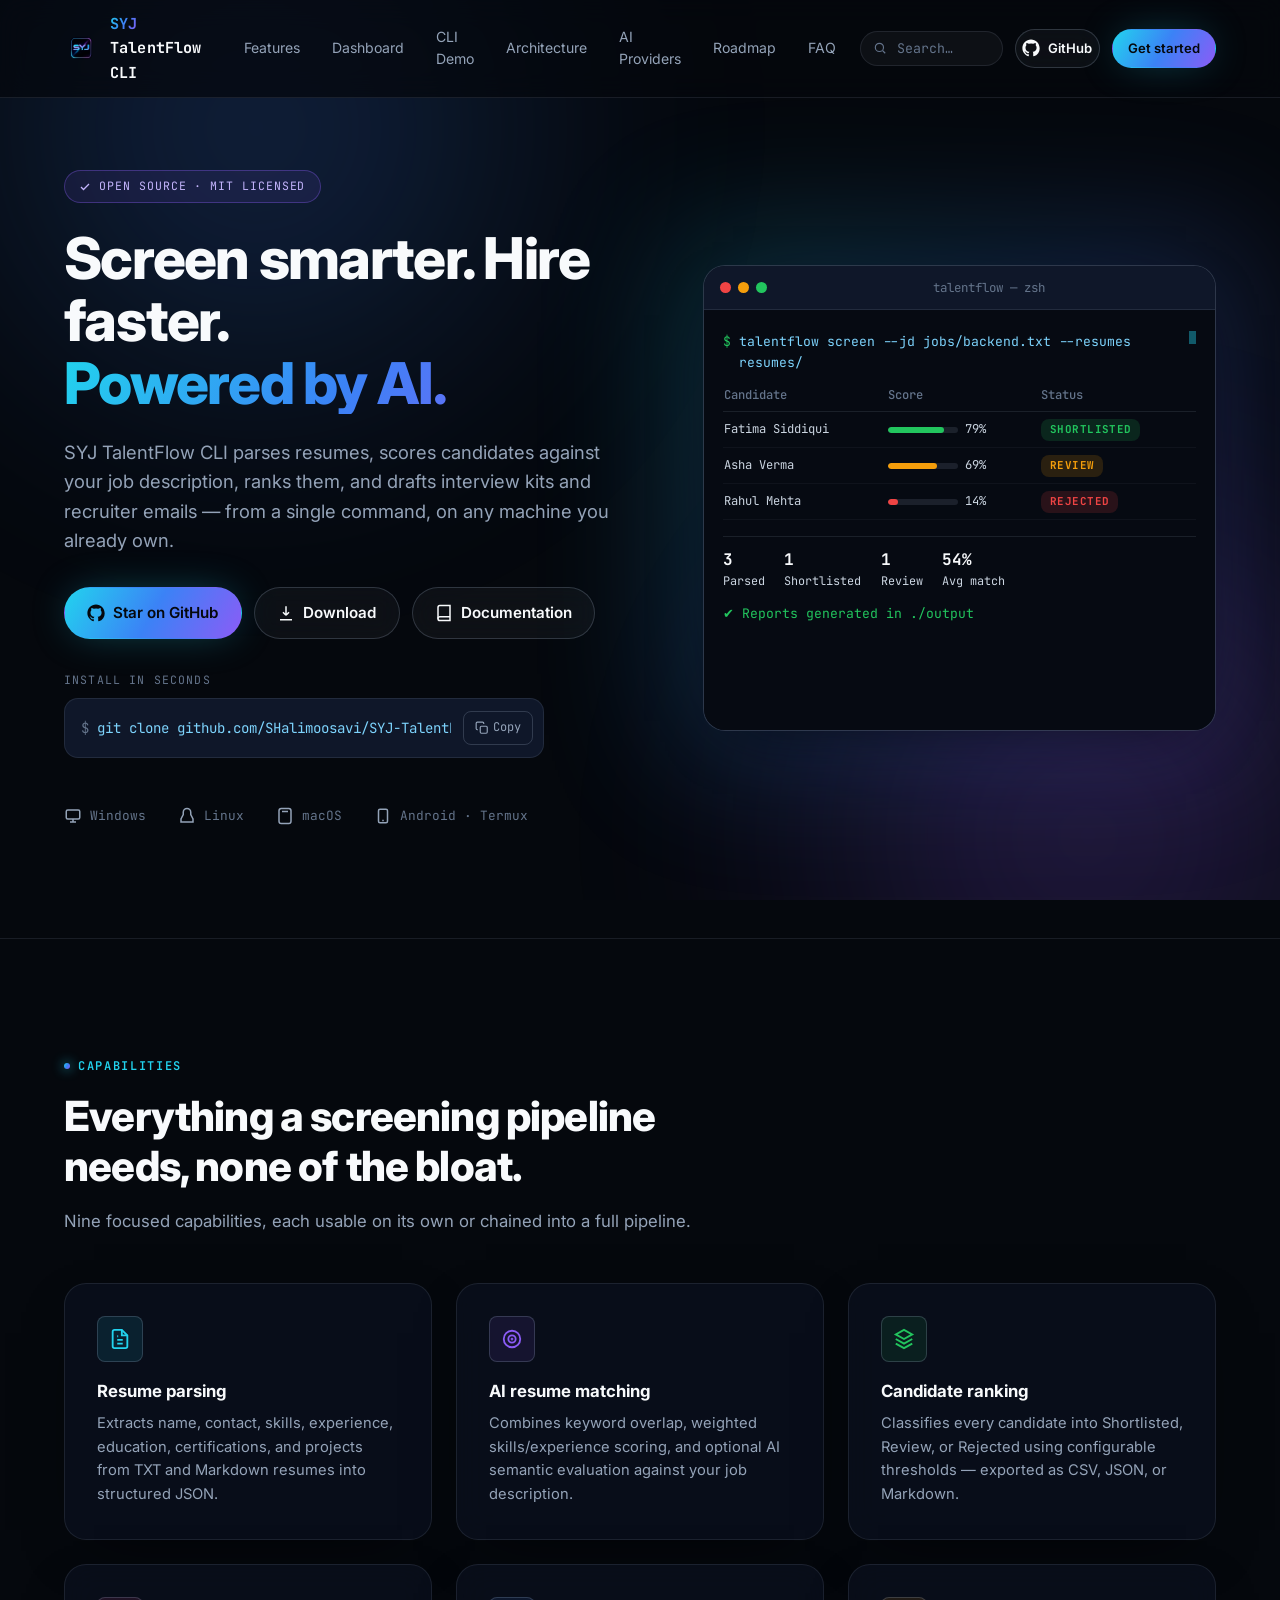
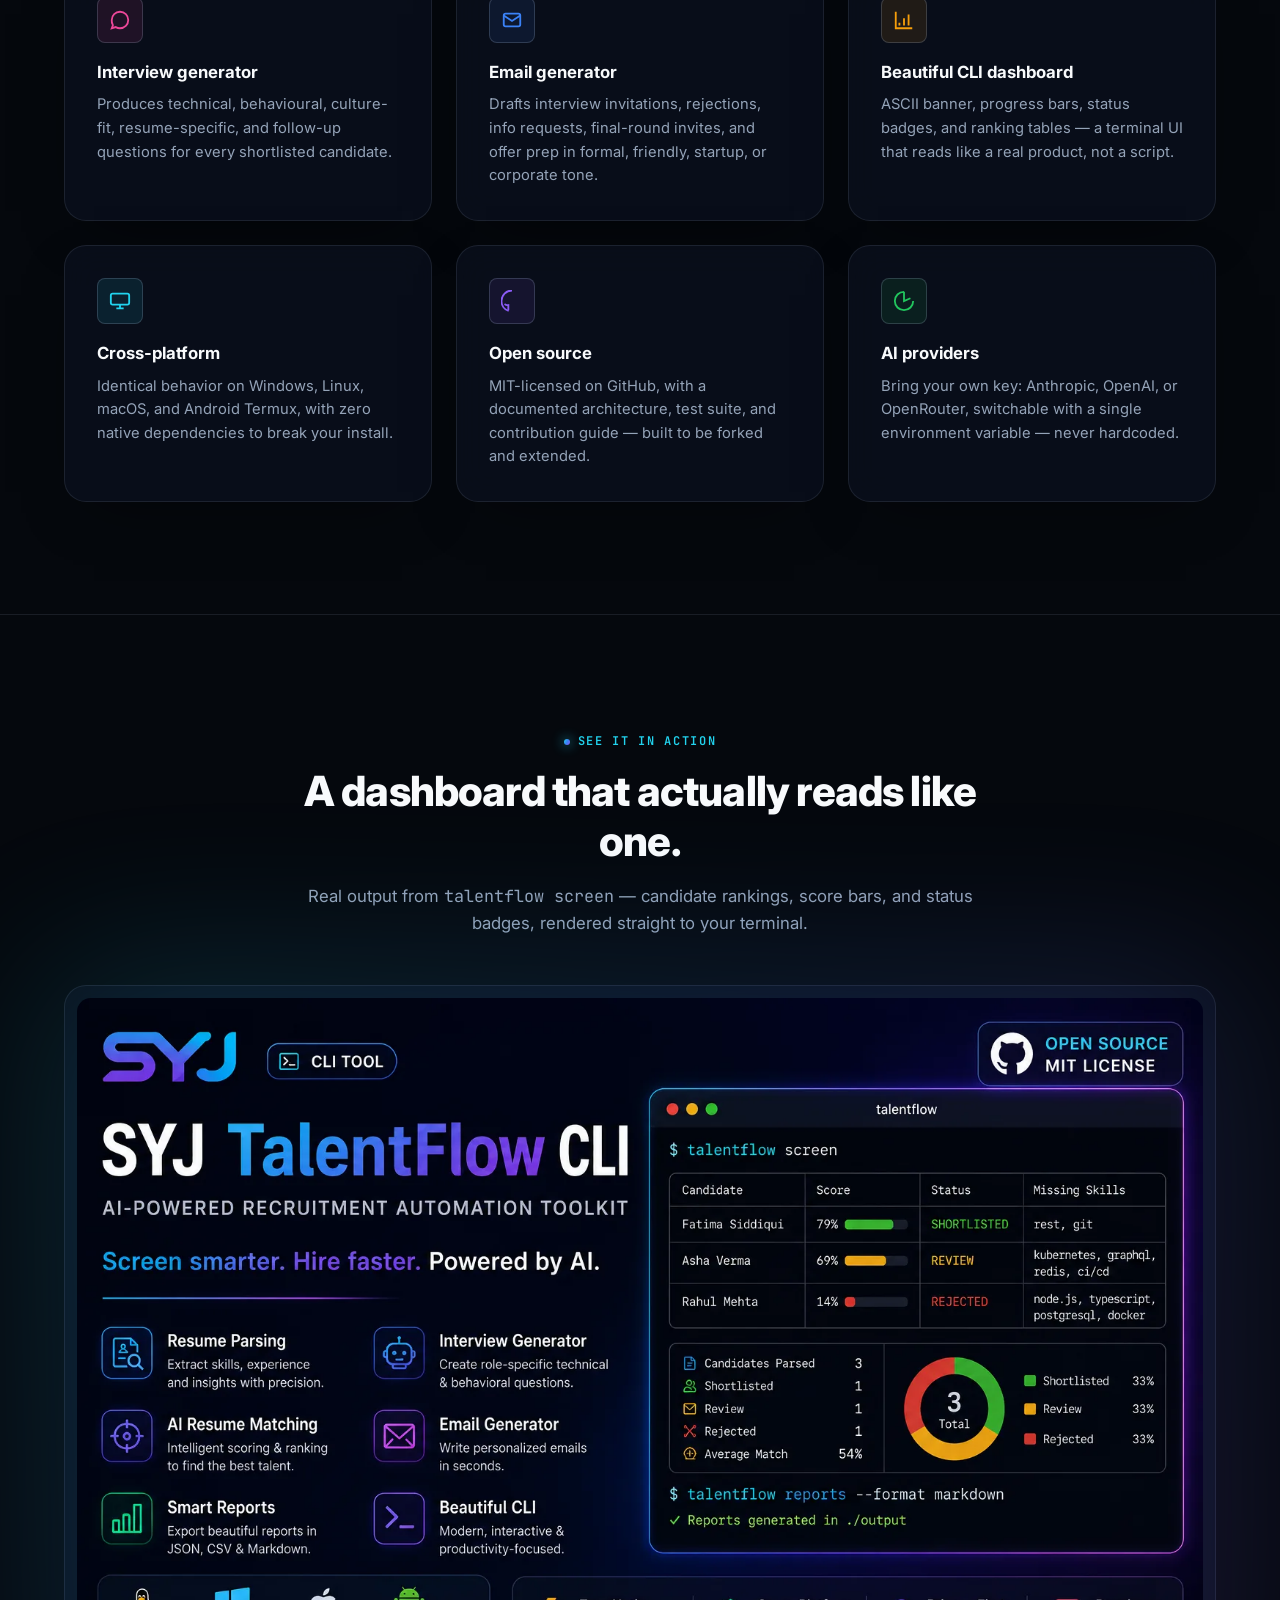
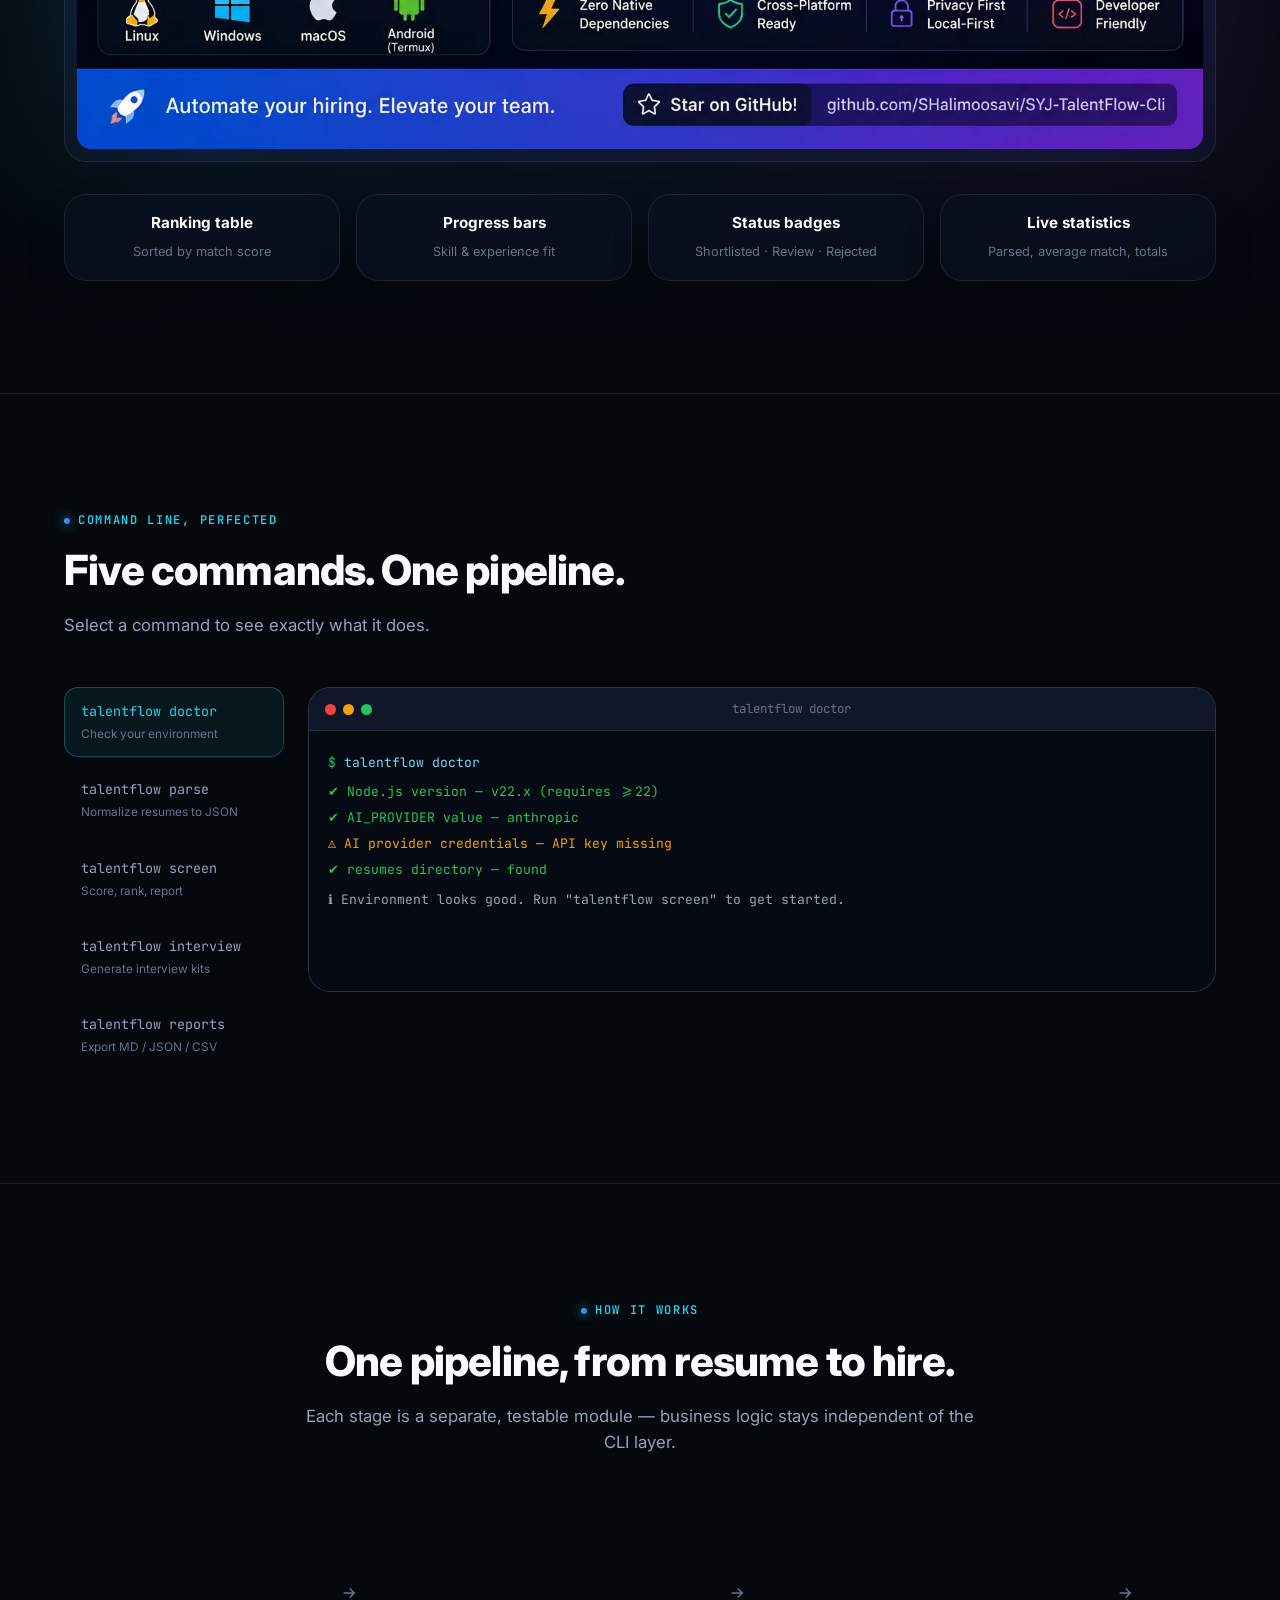
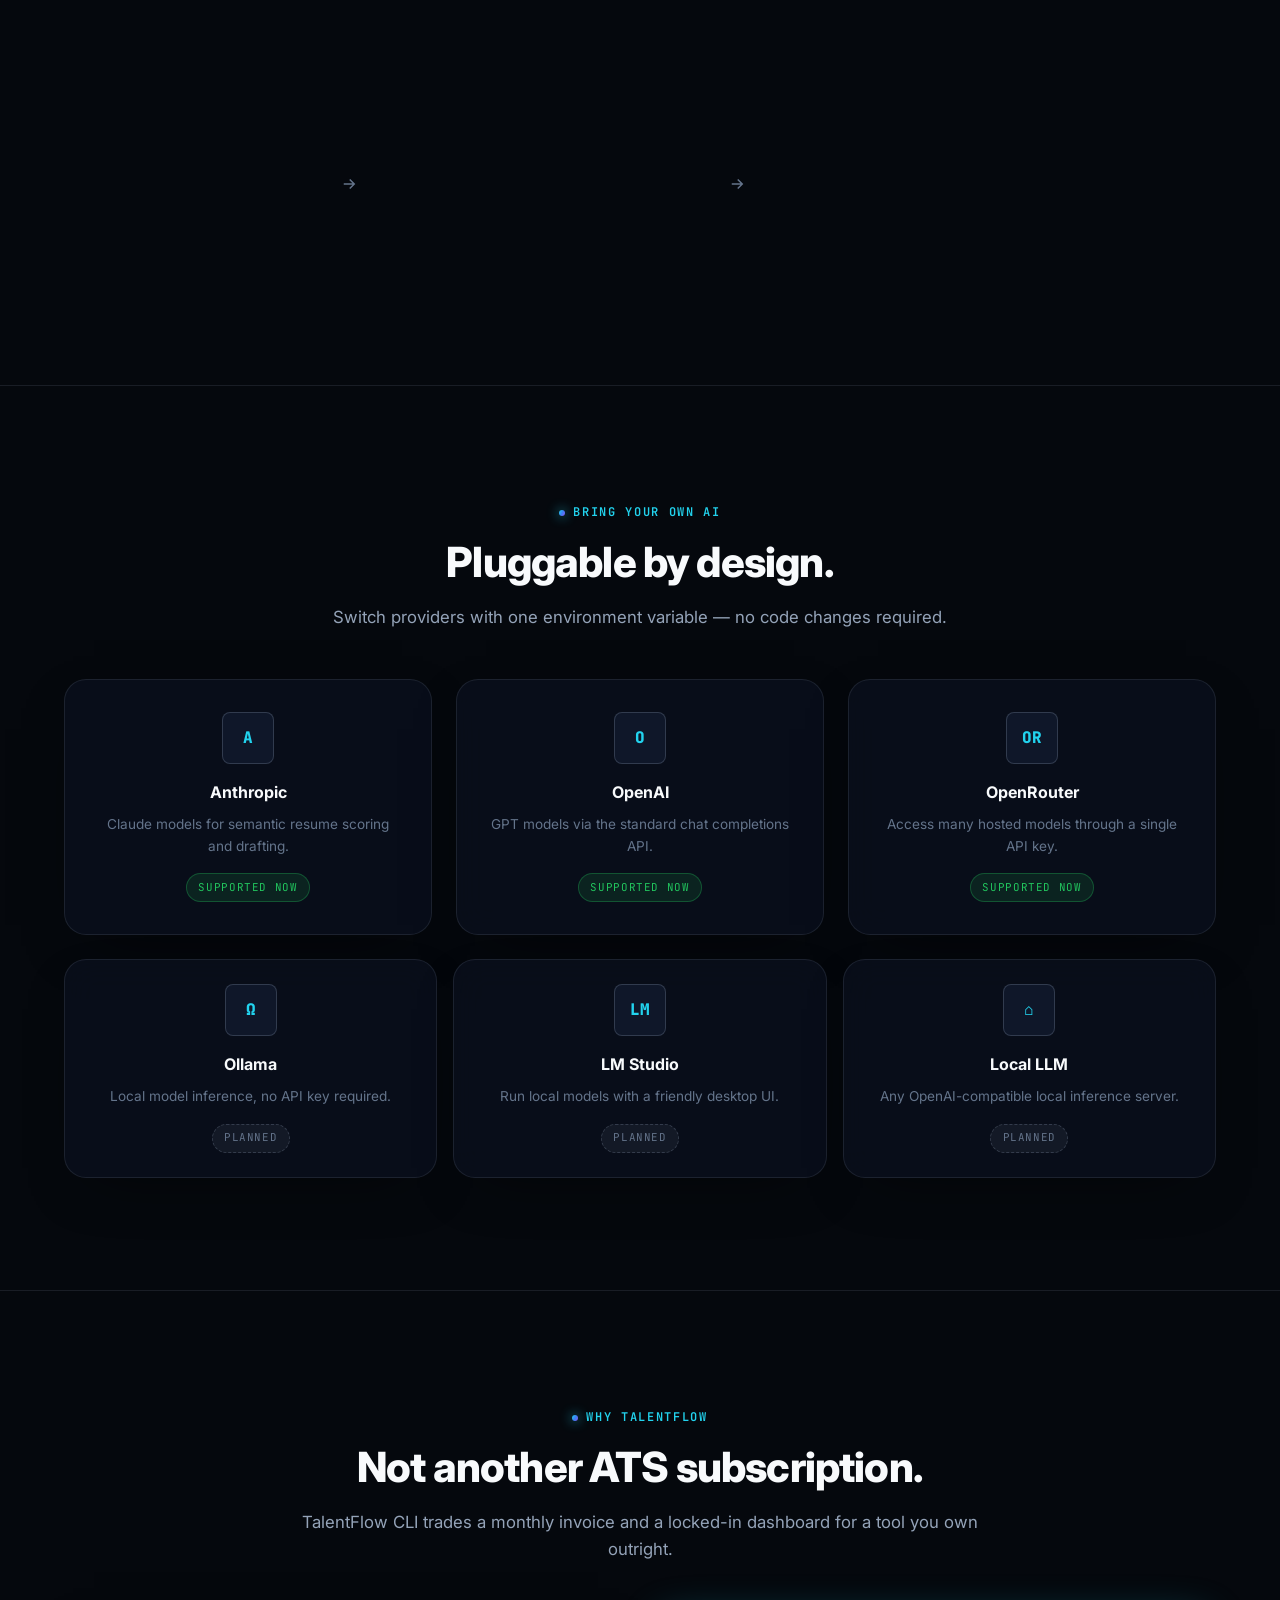
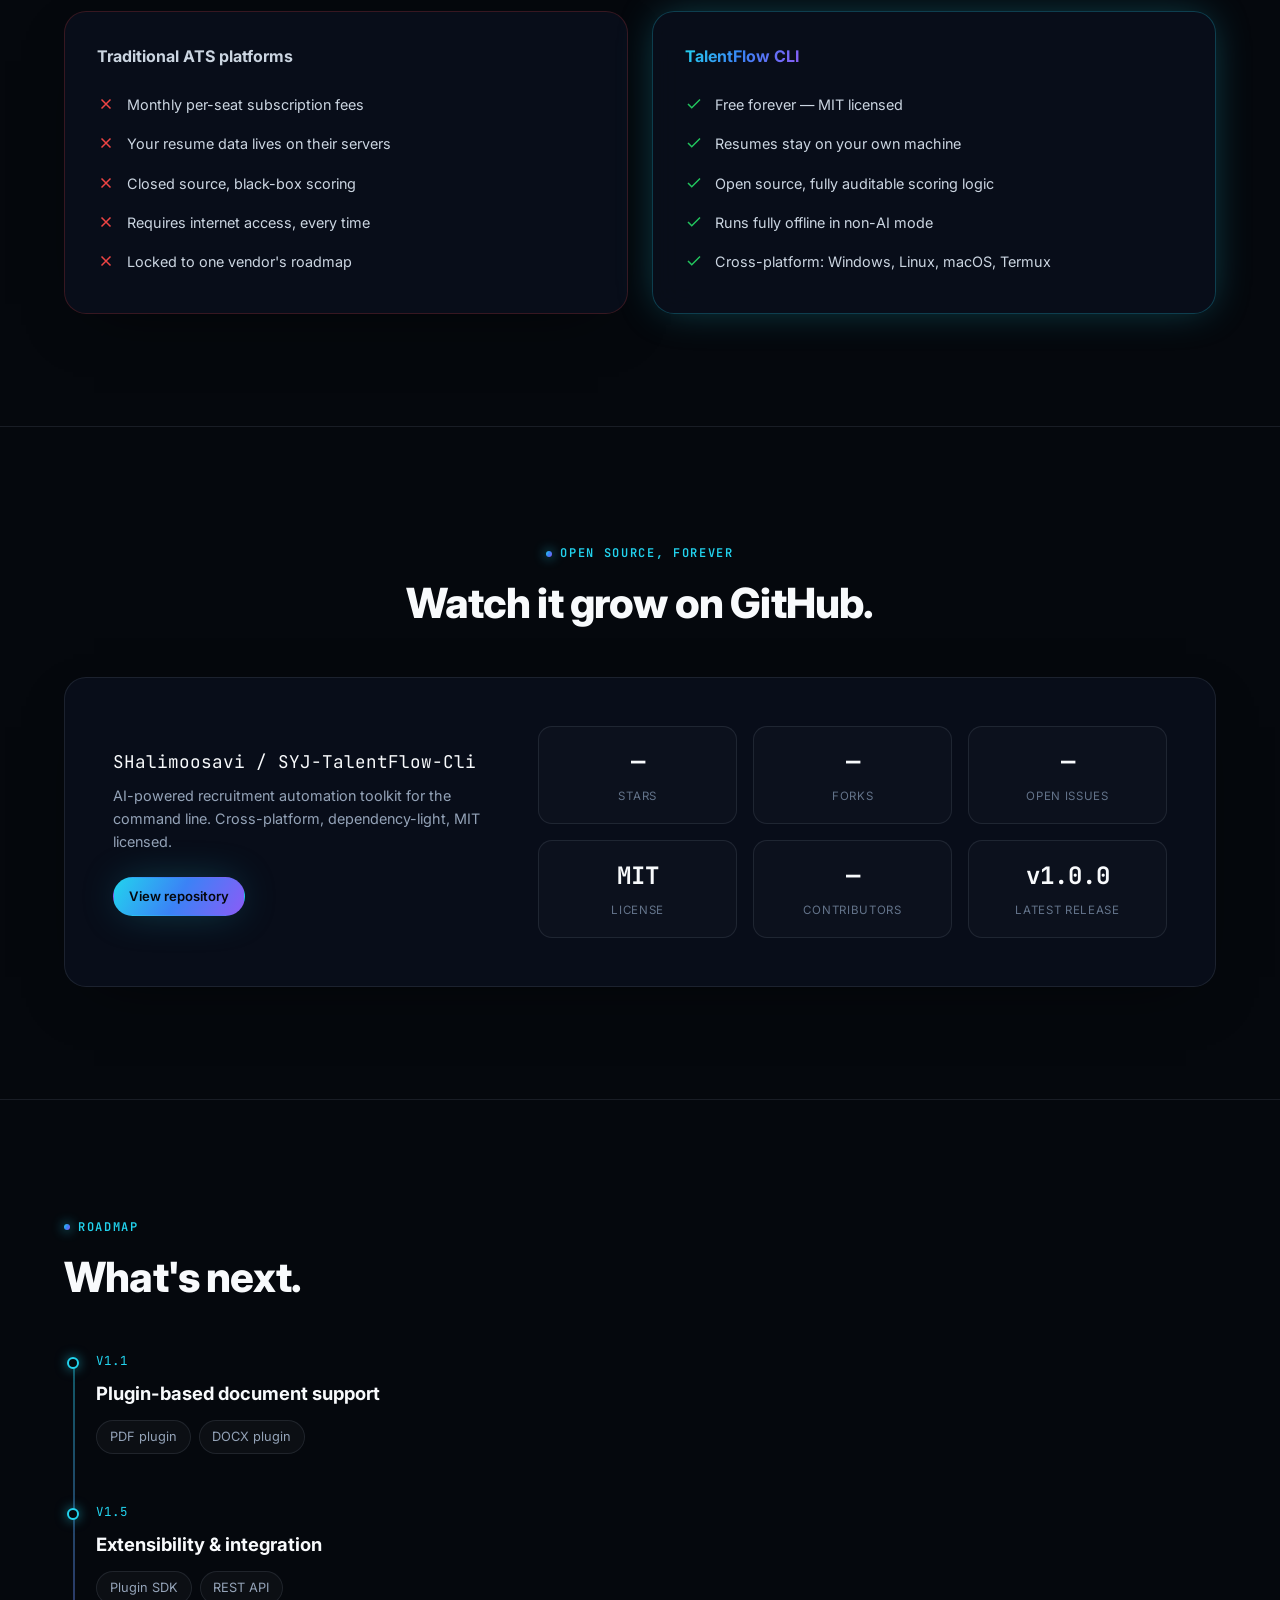
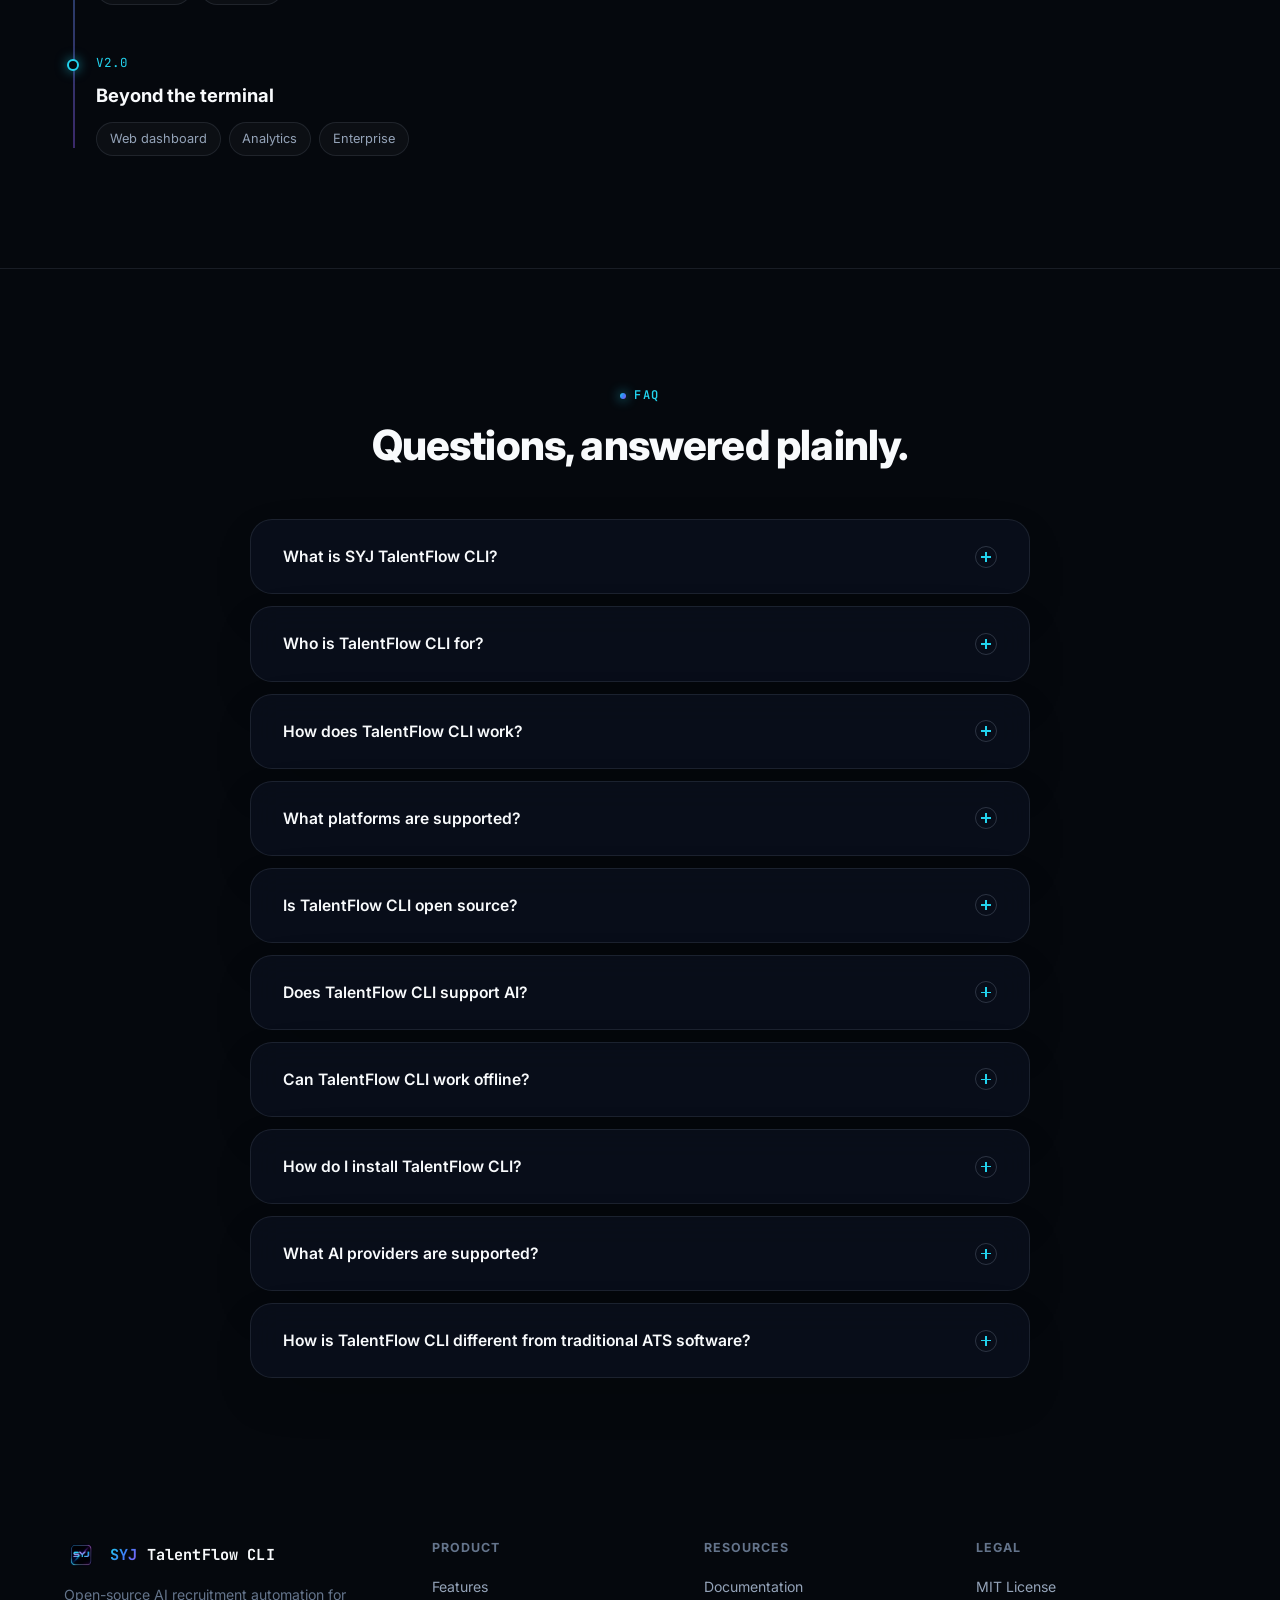
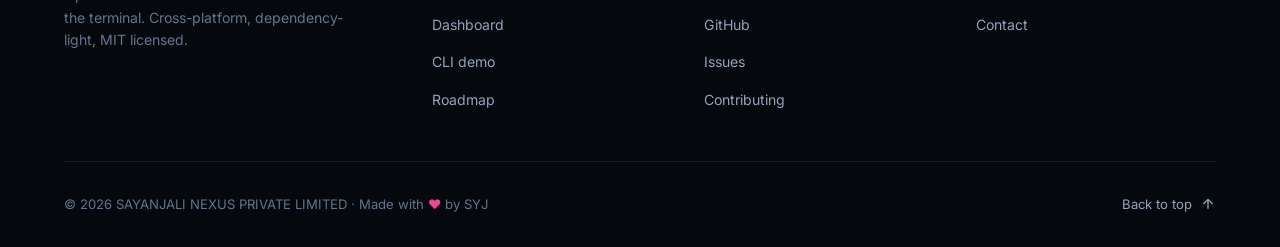
<file: index.html>
<!DOCTYPE html>
<html lang="en" dir="ltr">
<head>
<meta charset="UTF-8" />
<meta name="viewport" content="width=device-width, initial-scale=1, viewport-fit=cover" />
<meta name="google-site-verification" content="RhRpM-kPpzv-uHKu5XET8z_0lpO1PIuzYQjgypyHrho" />
  
<!-- ============ Primary SEO ============ -->
<title>SYJ TalentFlow CLI — AI-Powered Recruitment Automation Toolkit for the Terminal</title>
<meta name="description" content="SYJ TalentFlow CLI is an open-source, MIT-licensed command-line toolkit that automates resume parsing, AI candidate matching, ranking, interview prep, and recruiter emails. Runs on Windows, Linux, macOS, and Android Termux with zero native dependencies." />
<meta name="keywords" content="TalentFlow CLI, SYJ TalentFlow, AI recruitment software, resume parser CLI, AI resume screening, candidate ranking tool, recruitment automation, ATS alternative, open source ATS, hiring CLI tool, Anthropic OpenAI OpenRouter recruiting, Termux developer tools, Syed Ali Hasan Moosavi, Sayanjali Nexus" />
<meta name="author" content="Syed Ali Hasan Moosavi, SAYANJALI NEXUS PRIVATE LIMITED" />
<meta name="robots" content="index, follow, max-image-preview:large, max-snippet:-1, max-video-preview:-1" />
<meta name="googlebot" content="index, follow" />
<link rel="canonical" href="https://shalimoosavi.github.io/SYJ-TalentFlow-Cli/" />
<meta name="theme-color" content="#07111f" />
<meta name="color-scheme" content="dark" />
<meta name="format-detection" content="telephone=no" />

<!-- ============ Open Graph ============ -->
<meta property="og:type" content="website" />
<meta property="og:site_name" content="SYJ TalentFlow CLI" />
<meta property="og:title" content="SYJ TalentFlow CLI — AI-Powered Recruitment Automation Toolkit" />
<meta property="og:description" content="Screen smarter. Hire faster. An open-source CLI that parses resumes, ranks candidates with AI, drafts interview kits and recruiter emails — cross-platform, including Android Termux." />
<meta property="og:image" content="https://shalimoosavi.github.io/SYJ-TalentFlow-Cli/assets/social-preview.png" />
<meta property="og:image:width" content="1200" />
<meta property="og:image:height" content="630" />
<meta property="og:image:alt" content="SYJ TalentFlow CLI terminal dashboard showing candidate ranking, scores, and status badges" />
<meta property="og:url" content="https://shalimoosavi.github.io/SYJ-TalentFlow-Cli/" />
<meta property="og:locale" content="en_US" />

<!-- ============ Twitter Card ============ -->
<meta name="twitter:card" content="summary_large_image" />
<meta name="twitter:title" content="SYJ TalentFlow CLI — AI-Powered Recruitment Automation Toolkit" />
<meta name="twitter:description" content="Screen smarter. Hire faster. Powered by AI. An open-source, cross-platform recruitment CLI — parse, score, rank, and act on candidates from your terminal." />
<meta name="twitter:image" content="https://shalimoosavi.github.io/SYJ-TalentFlow-Cli/assets/social-preview.png" />
<meta name="twitter:image:alt" content="SYJ TalentFlow CLI terminal dashboard preview" />

<!-- ============ Apple / mobile web app ============ -->
<meta name="apple-mobile-web-app-capable" content="yes" />
<meta name="apple-mobile-web-app-status-bar-style" content="black-translucent" />
<meta name="apple-mobile-web-app-title" content="TalentFlow CLI" />
<meta name="mobile-web-app-capable" content="yes" />
<link rel="apple-touch-icon" href="assets/apple-touch-icon.png" />

<!-- ============ Microsoft / Windows tiles ============ -->
<meta name="msapplication-TileColor" content="#07111f" />
<meta name="msapplication-TileImage" content="assets/icon-192.png" />
<meta name="msapplication-config" content="browserconfig.xml" />

<!-- ============ Geo (publisher HQ — Hyderabad, Telangana, India) ============ -->
<meta name="geo.region" content="IN-TG" />
<meta name="geo.placename" content="Hyderabad, Telangana, India" />
<meta name="geo.position" content="17.3850;78.4867" />
<meta name="ICBM" content="17.3850, 78.4867" />

<!-- ============ Dublin Core ============ -->
<meta name="DC.title" content="SYJ TalentFlow CLI" />
<meta name="DC.creator" content="Syed Ali Hasan Moosavi" />
<meta name="DC.publisher" content="SAYANJALI NEXUS PRIVATE LIMITED" />
<meta name="DC.description" content="Open-source AI-powered recruitment automation CLI for resume screening, candidate ranking, interview prep, and recruiter emails." />
<meta name="DC.subject" content="AI recruitment software, command-line tools, open source" />
<meta name="DC.language" content="en" />
<meta name="DC.type" content="Software" />
<meta name="DC.format" content="text/html" />
<meta name="DC.rights" content="MIT License" />
<meta name="DC.identifier" content="https://shalimoosavi.github.io/SYJ-TalentFlow-Cli/" />

<!-- ============ Icons / manifest ============ -->
<link rel="icon" href="assets/favicon.ico" sizes="any" />
<link rel="icon" href="assets/favicon-32.png" type="image/png" sizes="32x32" />
<link rel="icon" href="assets/favicon-16.png" type="image/png" sizes="16x16" />
<link rel="manifest" href="manifest.webmanifest" />

<!-- ============ Fonts (preconnect + preload, non-blocking) ============ -->
<link rel="preconnect" href="https://fonts.googleapis.com" />
<link rel="preconnect" href="https://fonts.gstatic.com" crossorigin />
<link rel="preload" as="style" href="https://fonts.googleapis.com/css2?family=Inter:wght@400;500;600;700;800&family=JetBrains+Mono:wght@400;500;700&display=swap" />
<link rel="stylesheet" href="https://fonts.googleapis.com/css2?family=Inter:wght@400;500;600;700;800&family=JetBrains+Mono:wght@400;500;700&display=swap" media="print" onload="this.media='all'" />
<noscript>
  <link rel="stylesheet" href="https://fonts.googleapis.com/css2?family=Inter:wght@400;500;600;700;800&family=JetBrains+Mono:wght@400;500;700&display=swap" />
</noscript>

<link rel="stylesheet" href="styles.css" />

<!-- ============ JSON-LD: SoftwareApplication ============ -->
<script type="application/ld+json">
{
  "@context": "https://schema.org",
  "@type": "SoftwareApplication",
  "name": "SYJ TalentFlow CLI",
  "alternateName": "TalentFlow CLI",
  "applicationCategory": "BusinessApplication",
  "applicationSubCategory": "Recruitment Automation Software",
  "operatingSystem": "Windows, Linux, macOS, Android (Termux)",
  "softwareVersion": "1.0.0",
  "programmingLanguage": "Node.js",
  "license": "https://opensource.org/licenses/MIT",
  "url": "https://shalimoosavi.github.io/SYJ-TalentFlow-Cli/",
  "downloadUrl": "https://github.com/SHalimoosavi/SYJ-TalentFlow-Cli",
  "codeRepository": "https://github.com/SHalimoosavi/SYJ-TalentFlow-Cli",
  "description": "An open-source, MIT-licensed command-line toolkit that automates resume parsing, AI candidate matching, ranking, interview kit generation, and recruiter emails. Runs cross-platform with zero native dependencies.",
  "image": "https://shalimoosavi.github.io/SYJ-TalentFlow-Cli/assets/social-preview.png",
  "author": {
    "@type": "Person",
    "name": "Syed Ali Hasan Moosavi",
    "url": "https://github.com/SHalimoosavi",
    "jobTitle": "Founder & Managing Director",
    "worksFor": {
      "@type": "Organization",
      "name": "SAYANJALI NEXUS PRIVATE LIMITED"
    }
  },
  "publisher": {
    "@type": "Organization",
    "name": "SAYANJALI NEXUS PRIVATE LIMITED",
    "url": "https://github.com/SHalimoosavi"
  },
  "offers": {
    "@type": "Offer",
    "price": "0",
    "priceCurrency": "USD"
  },
  "featureList": [
    "Intelligent resume parsing (TXT, Markdown)",
    "AI resume matching against job descriptions",
    "Candidate ranking engine (Shortlisted, Review, Rejected)",
    "AI interview question generator",
    "AI recruiter email generator",
    "Terminal dashboard with statistics and progress bars",
    "Cross-platform: Windows, Linux, macOS, Android Termux",
    "Multi-provider AI abstraction: Anthropic, OpenAI, OpenRouter"
  ],
  "softwareHelp": "https://github.com/SHalimoosavi/SYJ-TalentFlow-Cli#readme"
}
</script>

<!-- ============ JSON-LD: Organization ============ -->
<script type="application/ld+json">
{
  "@context": "https://schema.org",
  "@type": "Organization",
  "name": "SAYANJALI NEXUS PRIVATE LIMITED",
  "url": "https://github.com/SHalimoosavi",
  "logo": "https://shalimoosavi.github.io/SYJ-TalentFlow-Cli/assets/logo.svg",
  "founder": {
    "@type": "Person",
    "name": "Syed Ali Hasan Moosavi"
  },
  "address": {
    "@type": "PostalAddress",
    "addressLocality": "Hyderabad",
    "addressRegion": "Telangana",
    "addressCountry": "IN"
  },
  "email": "cto@sayanjalinexus.com",
  "sameAs": [
    "https://github.com/SHalimoosavi"
  ]
}
</script>

<!-- ============ JSON-LD: WebSite + SearchAction ============ -->
<script type="application/ld+json">
{
  "@context": "https://schema.org",
  "@type": "WebSite",
  "name": "SYJ TalentFlow CLI",
  "url": "https://shalimoosavi.github.io/SYJ-TalentFlow-Cli/",
  "potentialAction": {
    "@type": "SearchAction",
    "target": "https://shalimoosavi.github.io/SYJ-TalentFlow-Cli/?q={search_term_string}",
    "query-input": "required name=search_term_string"
  }
}
</script>

<!-- ============ JSON-LD: WebPage ============ -->
<script type="application/ld+json">
{
  "@context": "https://schema.org",
  "@type": "WebPage",
  "name": "SYJ TalentFlow CLI — AI-Powered Recruitment Automation Toolkit",
  "description": "Open-source CLI for resume parsing, AI candidate scoring, ranking, interview kits, and recruiter emails.",
  "url": "https://shalimoosavi.github.io/SYJ-TalentFlow-Cli/",
  "inLanguage": "en",
  "isPartOf": {
    "@type": "WebSite",
    "url": "https://shalimoosavi.github.io/SYJ-TalentFlow-Cli/"
  },
  "primaryImageOfPage": "https://shalimoosavi.github.io/SYJ-TalentFlow-Cli/assets/social-preview.png"
}
</script>

<!-- ============ JSON-LD: BreadcrumbList ============ -->
<script type="application/ld+json">
{
  "@context": "https://schema.org",
  "@type": "BreadcrumbList",
  "itemListElement": [
    {
      "@type": "ListItem",
      "position": 1,
      "name": "Home",
      "item": "https://shalimoosavi.github.io/SYJ-TalentFlow-Cli/"
    },
    {
      "@type": "ListItem",
      "position": 2,
      "name": "SYJ TalentFlow CLI"
    }
  ]
}
</script>

<!-- ============ JSON-LD: FAQPage (mirrors visible FAQ section) ============ -->
<script type="application/ld+json">
{
  "@context": "https://schema.org",
  "@type": "FAQPage",
  "mainEntity": [
    {
      "@type": "Question",
      "name": "What is SYJ TalentFlow CLI?",
      "acceptedAnswer": {
        "@type": "Answer",
        "text": "SYJ TalentFlow CLI is an open-source, MIT-licensed command-line toolkit that automates recruitment work: parsing resumes, matching them against a job description with AI, ranking candidates, and generating interview kits and recruiter emails."
      }
    },
    {
      "@type": "Question",
      "name": "Who is TalentFlow CLI for?",
      "acceptedAnswer": {
        "@type": "Answer",
        "text": "Recruiters, hiring managers, technical founders, and engineering teams who want to screen resumes quickly without adopting a heavyweight ATS platform, and who are comfortable working from a terminal."
      }
    },
    {
      "@type": "Question",
      "name": "How does TalentFlow CLI work?",
      "acceptedAnswer": {
        "@type": "Answer",
        "text": "Point it at a job description and a folder of resumes. It parses each resume into structured data, scores candidates using keyword, weighted, and optional AI semantic scoring, ranks them into Shortlisted, Review, and Rejected buckets, and writes Markdown, JSON, and CSV reports. From there you can generate interview kits and recruiter emails for shortlisted candidates."
      }
    },
    {
      "@type": "Question",
      "name": "What platforms are supported?",
      "acceptedAnswer": {
        "@type": "Answer",
        "text": "TalentFlow CLI runs on Windows, Linux, macOS, and Android via Termux. It has zero native dependencies, so installation is identical across every platform."
      }
    },
    {
      "@type": "Question",
      "name": "Is TalentFlow CLI open source?",
      "acceptedAnswer": {
        "@type": "Answer",
        "text": "Yes. TalentFlow CLI is fully open source under the MIT License, hosted on GitHub, and open to community contributions."
      }
    },
    {
      "@type": "Question",
      "name": "Does TalentFlow CLI support AI?",
      "acceptedAnswer": {
        "@type": "Answer",
        "text": "Yes. TalentFlow CLI supports Anthropic, OpenAI, and OpenRouter as pluggable AI providers for semantic resume scoring, interview question generation, and recruiter email drafting. Support for local models via Ollama and LM Studio is planned."
      }
    },
    {
      "@type": "Question",
      "name": "Can TalentFlow CLI work offline?",
      "acceptedAnswer": {
        "@type": "Answer",
        "text": "Yes. Every feature has a non-AI fallback. Resume parsing, keyword and weighted scoring, ranking, and Markdown/JSON/CSV reporting all run entirely locally without an internet connection or API key."
      }
    },
    {
      "@type": "Question",
      "name": "How do I install TalentFlow CLI?",
      "acceptedAnswer": {
        "@type": "Answer",
        "text": "Clone the GitHub repository, run npm install, then run the CLI with node bin/talentflow.js or link it globally with npm link. Requires Node.js 22 or newer."
      }
    },
    {
      "@type": "Question",
      "name": "What AI providers are supported?",
      "acceptedAnswer": {
        "@type": "Answer",
        "text": "TalentFlow CLI currently supports Anthropic, OpenAI, and OpenRouter through a shared AIProvider abstraction, switchable with a single environment variable."
      }
    },
    {
      "@type": "Question",
      "name": "How is TalentFlow CLI different from traditional ATS software?",
      "acceptedAnswer": {
        "@type": "Answer",
        "text": "Traditional ATS platforms are cloud-hosted, subscription-based, and often lock in your data. TalentFlow CLI is a local-first, open-source command-line tool with no vendor lock-in, no mandatory cloud dependency, and no license fee — you own your data and your workflow."
      }
    }
  ]
}
</script>
</head>
<body>
<a class="skip-link" href="#main-content">Skip to main content</a>
<div class="aurora" aria-hidden="true"></div>

<!-- ============================= HEADER / NAV ============================= -->
<header class="site-header">
  <div class="container nav">
    <a href="#top" class="brand" aria-label="SYJ TalentFlow CLI home">
      <img src="assets/icon-192.png" alt="" width="34" height="34" />
      <span class="brand-name"><b>SYJ</b> TalentFlow CLI</span>
    </a>

    <nav id="primary-nav" class="nav-links" aria-label="Primary">
      <a href="#features">Features</a>
      <a href="#dashboard">Dashboard</a>
      <a href="#cli-demo">CLI Demo</a>
      <a href="#architecture">Architecture</a>
      <a href="#providers">AI Providers</a>
      <a href="#roadmap">Roadmap</a>
      <a href="#faq">FAQ</a>
    </nav>

    <div class="nav-actions">
      <form class="nav-search" role="search" action="." method="get" id="site-search-form">
        <svg viewBox="0 0 24 24" fill="none" stroke="currentColor" stroke-width="2" aria-hidden="true"><circle cx="11" cy="11" r="7"/><path d="m21 21-4.3-4.3"/></svg>
        <label for="site-search" class="visually-hidden">Search TalentFlow CLI site</label>
        <input type="search" id="site-search" name="q" placeholder="Search…" autocomplete="off" />
      </form>
      <a class="btn btn-glass btn-sm" href="https://github.com/SHalimoosavi/SYJ-TalentFlow-Cli" rel="noopener">
        <svg viewBox="0 0 24 24" fill="currentColor" aria-hidden="true"><path d="M12 .5C5.65.5.5 5.65.5 12c0 5.08 3.29 9.39 7.86 10.91.57.1.78-.25.78-.55 0-.27-.01-1.16-.02-2.1-3.2.7-3.88-1.36-3.88-1.36-.52-1.34-1.28-1.69-1.28-1.69-1.05-.72.08-.7.08-.7 1.16.08 1.78 1.19 1.78 1.19 1.03 1.77 2.7 1.26 3.36.96.1-.75.4-1.26.73-1.55-2.55-.29-5.23-1.28-5.23-5.69 0-1.26.45-2.29 1.19-3.09-.12-.29-.52-1.46.11-3.05 0 0 .97-.31 3.18 1.18a11.1 11.1 0 0 1 5.8 0c2.2-1.49 3.17-1.18 3.17-1.18.64 1.59.24 2.76.12 3.05.74.8 1.19 1.83 1.19 3.09 0 4.42-2.69 5.4-5.25 5.68.42.36.78 1.07.78 2.17 0 1.56-.01 2.82-.01 3.2 0 .3.2.66.79.55A10.52 10.52 0 0 0 23.5 12C23.5 5.65 18.35.5 12 .5Z"/></svg>
        <span>GitHub</span>
      </a>
      <a class="btn btn-primary btn-sm" href="#install">Get started</a>
      <button class="nav-toggle" id="nav-toggle" aria-expanded="false" aria-controls="primary-nav" aria-label="Toggle navigation menu">
        <svg viewBox="0 0 24 24" fill="none" stroke="currentColor" stroke-width="2" aria-hidden="true"><path d="M4 6h16M4 12h16M4 18h16"/></svg>
      </button>
    </div>
  </div>
</header>

<main id="main-content">

<!-- ============================= HERO ============================= -->
<section class="hero" id="top">
  <div class="container hero-grid">
    <div class="hero-copy">
      <span class="hero-chip">
        <svg width="12" height="12" viewBox="0 0 24 24" fill="none" stroke="currentColor" stroke-width="2.5" aria-hidden="true"><path d="M20 6 9 17l-5-5"/></svg>
        Open source · MIT licensed
      </span>
      <h1>
        Screen smarter. Hire faster.
        <span class="line-2 text-gradient">Powered by AI.</span>
      </h1>
      <p class="hero-tagline">
        SYJ TalentFlow CLI parses resumes, scores candidates against your job description,
        ranks them, and drafts interview kits and recruiter emails — from a single command,
        on any machine you already own.
      </p>

      <div class="hero-cta-row">
        <a class="btn btn-primary" href="https://github.com/SHalimoosavi/SYJ-TalentFlow-Cli" rel="noopener">
          <svg viewBox="0 0 24 24" fill="currentColor" aria-hidden="true"><path d="M12 .5C5.65.5.5 5.65.5 12c0 5.08 3.29 9.39 7.86 10.91.57.1.78-.25.78-.55 0-.27-.01-1.16-.02-2.1-3.2.7-3.88-1.36-3.88-1.36-.52-1.34-1.28-1.69-1.28-1.69-1.05-.72.08-.7.08-.7 1.16.08 1.78 1.19 1.78 1.19 1.03 1.77 2.7 1.26 3.36.96.1-.75.4-1.26.73-1.55-2.55-.29-5.23-1.28-5.23-5.69 0-1.26.45-2.29 1.19-3.09-.12-.29-.52-1.46.11-3.05 0 0 .97-.31 3.18 1.18a11.1 11.1 0 0 1 5.8 0c2.2-1.49 3.17-1.18 3.17-1.18.64 1.59.24 2.76.12 3.05.74.8 1.19 1.83 1.19 3.09 0 4.42-2.69 5.4-5.25 5.68.42.36.78 1.07.78 2.17 0 1.56-.01 2.82-.01 3.2 0 .3.2.66.79.55A10.52 10.52 0 0 0 23.5 12C23.5 5.65 18.35.5 12 .5Z"/></svg>
          Star on GitHub
        </a>
        <a class="btn btn-glass" href="https://github.com/SHalimoosavi/SYJ-TalentFlow-Cli/archive/refs/heads/main.zip" rel="noopener">
          <svg viewBox="0 0 24 24" fill="none" stroke="currentColor" stroke-width="2" aria-hidden="true"><path d="M12 3v12m0 0 4-4m-4 4-4-4M4 21h16"/></svg>
          Download
        </a>
        <a class="btn btn-glass" href="https://github.com/SHalimoosavi/SYJ-TalentFlow-Cli#readme" rel="noopener">
          <svg viewBox="0 0 24 24" fill="none" stroke="currentColor" stroke-width="2" aria-hidden="true"><path d="M4 19.5A2.5 2.5 0 0 1 6.5 17H20"/><path d="M6.5 2H20v20H6.5A2.5 2.5 0 0 1 4 19.5v-15A2.5 2.5 0 0 1 6.5 2Z"/></svg>
          Documentation
        </a>
      </div>

      <div class="install-snippet" id="install">
        <div class="label">Install in seconds</div>
        <div class="code-row">
          <code><span class="muted">$</span> git clone github.com/SHalimoosavi/SYJ-TalentFlow-Cli.git &amp;&amp; npm install</code>
          <button class="copy-btn" id="copy-install" type="button" data-copy="git clone https://github.com/SHalimoosavi/SYJ-TalentFlow-Cli.git &amp;&amp; cd SYJ-TalentFlow-Cli &amp;&amp; npm install">
            <svg viewBox="0 0 24 24" fill="none" stroke="currentColor" stroke-width="2" aria-hidden="true"><rect x="9" y="9" width="12" height="12" rx="2"/><path d="M5 15H4a2 2 0 0 1-2-2V4a2 2 0 0 1 2-2h9a2 2 0 0 1 2 2v1"/></svg>
            <span data-label>Copy</span>
          </button>
        </div>
      </div>

      <div class="platform-row" aria-label="Supported platforms">
        <span class="p-item"><svg viewBox="0 0 24 24" fill="none" stroke="currentColor" stroke-width="2"><rect x="3" y="4" width="18" height="12" rx="2"/><path d="M8 20h8M12 16v4"/></svg> Windows</span>
        <span class="p-item"><svg viewBox="0 0 24 24" fill="none" stroke="currentColor" stroke-width="2"><path d="M12 2a5 5 0 0 0-5 5v3l-3 6v4h16v-4l-3-6V7a5 5 0 0 0-5-5Z"/></svg> Linux</span>
        <span class="p-item"><svg viewBox="0 0 24 24" fill="none" stroke="currentColor" stroke-width="2"><rect x="4" y="2" width="16" height="20" rx="3"/><path d="M8 6h8"/></svg> macOS</span>
        <span class="p-item"><svg viewBox="0 0 24 24" fill="none" stroke="currentColor" stroke-width="2"><rect x="6" y="3" width="12" height="18" rx="2"/><path d="M11 18h2"/></svg> Android · Termux</span>
      </div>
    </div>

    <div class="hero-terminal-wrap">
      <div class="terminal glass" id="hero-terminal">
        <div class="terminal-bar">
          <div class="terminal-dots"><span></span><span></span><span></span></div>
          <span class="terminal-title">talentflow — zsh</span>
        </div>
        <div class="terminal-body" id="hero-terminal-body">
          <div class="term-line"><span class="term-prompt">$</span><span class="term-cmd" id="hero-typed"></span><span class="term-caret" id="hero-caret"></span></div>
          <div class="term-output" id="hero-output">
            <table class="term-table" aria-label="Sample candidate ranking output">
              <thead>
                <tr><th>Candidate</th><th>Score</th><th>Status</th></tr>
              </thead>
              <tbody>
                <tr>
                  <td>Fatima Siddiqui</td>
                  <td><span class="mini-bar"><span style="width:79%;background:#22c55e"></span></span>79%</td>
                  <td><span class="badge badge-shortlisted">SHORTLISTED</span></td>
                </tr>
                <tr>
                  <td>Asha Verma</td>
                  <td><span class="mini-bar"><span style="width:69%;background:#f59e0b"></span></span>69%</td>
                  <td><span class="badge badge-review">REVIEW</span></td>
                </tr>
                <tr>
                  <td>Rahul Mehta</td>
                  <td><span class="mini-bar"><span style="width:14%;background:#ef4444"></span></span>14%</td>
                  <td><span class="badge badge-rejected">REJECTED</span></td>
                </tr>
              </tbody>
            </table>
            <div class="term-stats">
              <div><b>3</b>Parsed</div>
              <div><b>1</b>Shortlisted</div>
              <div><b>1</b>Review</div>
              <div><b>54%</b>Avg match</div>
            </div>
            <p class="term-success">✔ Reports generated in ./output</p>
          </div>
        </div>
      </div>
    </div>
  </div>
</section>

<!-- ============================= FEATURES ============================= -->
<section class="section" id="features" aria-labelledby="features-title">
  <div class="container">
    <div class="section-head">
      <span class="eyebrow">Capabilities</span>
      <h2 class="section-title" id="features-title">Everything a screening pipeline needs, none of the bloat.</h2>
      <p class="section-sub">Nine focused capabilities, each usable on its own or chained into a full pipeline.</p>
    </div>

    <div class="feature-grid">
      <article class="feature-card glass">
        <div class="feature-icon icon-cyan"><svg viewBox="0 0 24 24" fill="none" stroke="currentColor" stroke-width="2"><path d="M14 2H6a2 2 0 0 0-2 2v16a2 2 0 0 0 2 2h12a2 2 0 0 0 2-2V8Z"/><path d="M14 2v6h6M9 13h6M9 17h6M9 9h1"/></svg></div>
        <h3>Resume parsing</h3>
        <p>Extracts name, contact, skills, experience, education, certifications, and projects from TXT and Markdown resumes into structured JSON.</p>
      </article>

      <article class="feature-card glass">
        <div class="feature-icon icon-violet"><svg viewBox="0 0 24 24" fill="none" stroke="currentColor" stroke-width="2"><circle cx="12" cy="12" r="9"/><circle cx="12" cy="12" r="4"/><circle cx="12" cy="12" r="0.5" fill="currentColor"/></svg></div>
        <h3>AI resume matching</h3>
        <p>Combines keyword overlap, weighted skills/experience scoring, and optional AI semantic evaluation against your job description.</p>
      </article>

      <article class="feature-card glass">
        <div class="feature-icon icon-green"><svg viewBox="0 0 24 24" fill="none" stroke="currentColor" stroke-width="2"><path d="M12 2 3 7l9 5 9-5-9-5Z"/><path d="M3 12l9 5 9-5M3 17l9 5 9-5"/></svg></div>
        <h3>Candidate ranking</h3>
        <p>Classifies every candidate into Shortlisted, Review, or Rejected using configurable thresholds — exported as CSV, JSON, or Markdown.</p>
      </article>

      <article class="feature-card glass">
        <div class="feature-icon icon-pink"><svg viewBox="0 0 24 24" fill="none" stroke="currentColor" stroke-width="2"><path d="M8 12h.01M12 12h.01M16 12h.01M21 12c0 4.97-4.03 9-9 9a8.96 8.96 0 0 1-4.6-1.26L3 21l1.26-3.4A8.96 8.96 0 0 1 3 12c0-4.97 4.03-9 9-9s9 4.03 9 9Z"/></svg></div>
        <h3>Interview generator</h3>
        <p>Produces technical, behavioural, culture-fit, resume-specific, and follow-up questions for every shortlisted candidate.</p>
      </article>

      <article class="feature-card glass">
        <div class="feature-icon icon-blue"><svg viewBox="0 0 24 24" fill="none" stroke="currentColor" stroke-width="2"><rect x="3" y="5" width="18" height="14" rx="2"/><path d="m3 7 9 6 9-6"/></svg></div>
        <h3>Email generator</h3>
        <p>Drafts interview invitations, rejections, info requests, final-round invites, and offer prep in formal, friendly, startup, or corporate tone.</p>
      </article>

      <article class="feature-card glass">
        <div class="feature-icon icon-amber"><svg viewBox="0 0 24 24" fill="none" stroke="currentColor" stroke-width="2"><path d="M3 3v18h18"/><path d="M7 15v3M12 10v8M17 6v12"/></svg></div>
        <h3>Beautiful CLI dashboard</h3>
        <p>ASCII banner, progress bars, status badges, and ranking tables — a terminal UI that reads like a real product, not a script.</p>
      </article>

      <article class="feature-card glass">
        <div class="feature-icon icon-cyan"><svg viewBox="0 0 24 24" fill="none" stroke="currentColor" stroke-width="2"><rect x="2" y="4" width="20" height="12" rx="2"/><path d="M8 20h8M12 16v4"/></svg></div>
        <h3>Cross-platform</h3>
        <p>Identical behavior on Windows, Linux, macOS, and Android Termux, with zero native dependencies to break your install.</p>
      </article>

      <article class="feature-card glass">
        <div class="feature-icon icon-violet"><svg viewBox="0 0 24 24" fill="none" stroke="currentColor" stroke-width="2"><path d="M12 .5C5.65.5.5 5.65.5 12c0 5.08 3.29 9.39 7.86 10.91"/><path d="M8 22V16.4c-3.2.7-3.88-1.36-3.88-1.36"/></svg></div>
        <h3>Open source</h3>
        <p>MIT-licensed on GitHub, with a documented architecture, test suite, and contribution guide — built to be forked and extended.</p>
      </article>

      <article class="feature-card glass">
        <div class="feature-icon icon-green"><svg viewBox="0 0 24 24" fill="none" stroke="currentColor" stroke-width="2"><path d="M12 2a10 10 0 1 0 10 10"/><path d="M12 2v10l7-3"/></svg></div>
        <h3>AI providers</h3>
        <p>Bring your own key: Anthropic, OpenAI, or OpenRouter, switchable with a single environment variable — never hardcoded.</p>
      </article>
    </div>
  </div>
</section>

<!-- ============================= DASHBOARD SHOWCASE ============================= -->
<section class="section" id="dashboard" aria-labelledby="dashboard-title">
  <div class="container">
    <div class="section-head center">
      <span class="eyebrow">See it in action</span>
      <h2 class="section-title" id="dashboard-title">A dashboard that actually reads like one.</h2>
      <p class="section-sub">Real output from <code>talentflow screen</code> — candidate rankings, score bars, and status badges, rendered straight to your terminal.</p>
    </div>

    <div class="showcase-frame glass">
      <picture>
        <source srcset="assets/dashboard-preview.webp" type="image/webp" />
        <img src="assets/dashboard-preview.png" alt="SYJ TalentFlow CLI terminal dashboard showing a candidate ranking table with match scores, progress bars, status badges for Shortlisted, Review, and Rejected, and summary statistics including candidates parsed and average match percentage" width="1536" height="1024" loading="lazy" decoding="async" />
      </picture>
    </div>

    <div class="showcase-callouts">
      <div class="callout glass">
        <b>Ranking table</b>
        <span>Sorted by match score</span>
      </div>
      <div class="callout glass">
        <b>Progress bars</b>
        <span>Skill &amp; experience fit</span>
      </div>
      <div class="callout glass">
        <b>Status badges</b>
        <span>Shortlisted · Review · Rejected</span>
      </div>
      <div class="callout glass">
        <b>Live statistics</b>
        <span>Parsed, average match, totals</span>
      </div>
    </div>
  </div>
</section>

<!-- ============================= CLI DEMO ============================= -->
<section class="section" id="cli-demo" aria-labelledby="cli-demo-title">
  <div class="container">
    <div class="section-head">
      <span class="eyebrow">Command line, perfected</span>
      <h2 class="section-title" id="cli-demo-title">Five commands. One pipeline.</h2>
      <p class="section-sub">Select a command to see exactly what it does.</p>
    </div>

    <div class="cli-demo-shell">
      <div class="cli-tabs" role="tablist" aria-label="CLI command examples" id="cli-tabs">
        <button class="cli-tab" role="tab" id="tab-doctor" aria-controls="panel-doctor" aria-selected="true" data-target="panel-doctor">
          <span class="cmd">talentflow doctor</span>
          <span class="desc">Check your environment</span>
        </button>
        <button class="cli-tab" role="tab" id="tab-parse" aria-controls="panel-parse" aria-selected="false" tabindex="-1" data-target="panel-parse">
          <span class="cmd">talentflow parse</span>
          <span class="desc">Normalize resumes to JSON</span>
        </button>
        <button class="cli-tab" role="tab" id="tab-screen" aria-controls="panel-screen" aria-selected="false" tabindex="-1" data-target="panel-screen">
          <span class="cmd">talentflow screen</span>
          <span class="desc">Score, rank, report</span>
        </button>
        <button class="cli-tab" role="tab" id="tab-interview" aria-controls="panel-interview" aria-selected="false" tabindex="-1" data-target="panel-interview">
          <span class="cmd">talentflow interview</span>
          <span class="desc">Generate interview kits</span>
        </button>
        <button class="cli-tab" role="tab" id="tab-reports" aria-controls="panel-reports" aria-selected="false" tabindex="-1" data-target="panel-reports">
          <span class="cmd">talentflow reports</span>
          <span class="desc">Export MD / JSON / CSV</span>
        </button>
      </div>

      <div class="cli-panels">
        <div class="terminal glass cli-panel" id="panel-doctor" role="tabpanel" aria-labelledby="tab-doctor" data-active="true">
          <div class="terminal-bar"><div class="terminal-dots"><span></span><span></span><span></span></div><span class="terminal-title">talentflow doctor</span></div>
          <div class="terminal-body" style="min-height:260px">
            <div class="term-line"><span class="term-prompt">$</span><span class="term-cmd">talentflow doctor</span></div>
            <p style="color:#22c55e;margin:.5rem 0 0">✔ Node.js version — v22.x (requires &gt;=22)</p>
            <p style="color:#22c55e;margin:.3rem 0">✔ AI_PROVIDER value — anthropic</p>
            <p style="color:#f59e0b;margin:.3rem 0">⚠ AI provider credentials — API key missing</p>
            <p style="color:#22c55e;margin:.3rem 0">✔ resumes directory — found</p>
            <p style="color:#94a3b8;margin:.6rem 0 0">ℹ Environment looks good. Run "talentflow screen" to get started.</p>
          </div>
        </div>

        <div class="terminal glass cli-panel" id="panel-parse" role="tabpanel" aria-labelledby="tab-parse" data-active="false">
          <div class="terminal-bar"><div class="terminal-dots"><span></span><span></span><span></span></div><span class="terminal-title">talentflow parse</span></div>
          <div class="terminal-body" style="min-height:260px">
            <div class="term-line"><span class="term-prompt">$</span><span class="term-cmd">talentflow parse --resumes resumes/</span></div>
            <p style="color:#94a3b8;margin:.5rem 0 0">→ Parsing resumes from resumes/</p>
            <p style="color:#22c55e;margin:.3rem 0">✔ Parsed asha-verma.txt</p>
            <p style="color:#22c55e;margin:.3rem 0">✔ Parsed fatima-siddiqui.txt</p>
            <p style="color:#22c55e;margin:.3rem 0">✔ Parsed rahul-mehta.md</p>
            <p style="color:#94a3b8;margin:.6rem 0 0">ℹ Parsed 3 resume(s) → output/parsed</p>
          </div>
        </div>

        <div class="terminal glass cli-panel" id="panel-screen" role="tabpanel" aria-labelledby="tab-screen" data-active="false">
          <div class="terminal-bar"><div class="terminal-dots"><span></span><span></span><span></span></div><span class="terminal-title">talentflow screen</span></div>
          <div class="terminal-body" style="min-height:260px">
            <div class="term-line"><span class="term-prompt">$</span><span class="term-cmd">talentflow screen --jd jobs/backend.txt --resumes resumes/</span></div>
            <p style="color:#94a3b8;margin:.5rem 0 0">→ Scoring candidates…</p>
            <table class="term-table" style="margin-top:.6rem">
              <thead><tr><th>Candidate</th><th>Score</th><th>Status</th></tr></thead>
              <tbody>
                <tr><td>Fatima Siddiqui</td><td><span class="mini-bar"><span style="width:79%;background:#22c55e"></span></span>79%</td><td><span class="badge badge-shortlisted">SHORTLISTED</span></td></tr>
                <tr><td>Asha Verma</td><td><span class="mini-bar"><span style="width:69%;background:#f59e0b"></span></span>69%</td><td><span class="badge badge-review">REVIEW</span></td></tr>
              </tbody>
            </table>
            <p style="color:#94a3b8;margin:.4rem 0 0">ℹ Reports written to output/</p>
          </div>
        </div>

        <div class="terminal glass cli-panel" id="panel-interview" role="tabpanel" aria-labelledby="tab-interview" data-active="false">
          <div class="terminal-bar"><div class="terminal-dots"><span></span><span></span><span></span></div><span class="terminal-title">talentflow interview</span></div>
          <div class="terminal-body" style="min-height:260px">
            <div class="term-line"><span class="term-prompt">$</span><span class="term-cmd">talentflow interview --jd jobs/backend.txt</span></div>
            <p style="color:#22c55e;margin:.5rem 0 0">✔ Interview kit written for Fatima Siddiqui → output/interviews/fatima-siddiqui.md</p>
            <p style="color:#94a3b8;margin:.6rem 0 0">ℹ Generated 1 interview kit(s) → output/interviews</p>
            <p style="color:#cbd5e1;margin:.6rem 0 0"># Technical Questions</p>
            <p style="color:#64748b;margin:.2rem 0">- Walk me through designing a system using Node.js at scale.</p>
          </div>
        </div>

        <div class="terminal glass cli-panel" id="panel-reports" role="tabpanel" aria-labelledby="tab-reports" data-active="false">
          <div class="terminal-bar"><div class="terminal-dots"><span></span><span></span><span></span></div><span class="terminal-title">talentflow reports</span></div>
          <div class="terminal-body" style="min-height:260px">
            <div class="term-line"><span class="term-prompt">$</span><span class="term-cmd">talentflow reports --jd jobs/backend.txt</span></div>
            <p style="color:#22c55e;margin:.5rem 0 0">✔ Reports regenerated:</p>
            <p style="color:#64748b;margin:.3rem 0">output/report.md</p>
            <p style="color:#64748b;margin:.2rem 0">output/report.json</p>
            <p style="color:#64748b;margin:.2rem 0">output/report.csv</p>
          </div>
        </div>
      </div>
    </div>
  </div>
</section>

<!-- ============================= ARCHITECTURE ============================= -->
<section class="section" id="architecture" aria-labelledby="architecture-title">
  <div class="container">
    <div class="section-head center">
      <span class="eyebrow">How it works</span>
      <h2 class="section-title" id="architecture-title">One pipeline, from resume to hire.</h2>
      <p class="section-sub">Each stage is a separate, testable module — business logic stays independent of the CLI layer.</p>
    </div>

    <div class="pipeline">
      <div class="pipeline-node glass">
        <div class="num">01</div>
        <div class="node-icon"><svg viewBox="0 0 24 24" fill="none" stroke="currentColor" stroke-width="2"><path d="M14 2H6a2 2 0 0 0-2 2v16a2 2 0 0 0 2 2h12a2 2 0 0 0 2-2V8Z"/><path d="M14 2v6h6"/></svg></div>
        <h3>Resume</h3>
        <p>TXT / Markdown input</p>
      </div>
      <div class="pipeline-arrow"><svg viewBox="0 0 24 24" fill="none" stroke="currentColor" stroke-width="2"><path d="M5 12h14M13 6l6 6-6 6"/></svg></div>

      <div class="pipeline-node glass">
        <div class="num">02</div>
        <div class="node-icon"><svg viewBox="0 0 24 24" fill="none" stroke="currentColor" stroke-width="2"><path d="M4 6h16M4 12h10M4 18h7"/></svg></div>
        <h3>Parser</h3>
        <p>Structured JSON</p>
      </div>
      <div class="pipeline-arrow"><svg viewBox="0 0 24 24" fill="none" stroke="currentColor" stroke-width="2"><path d="M5 12h14M13 6l6 6-6 6"/></svg></div>

      <div class="pipeline-node glass">
        <div class="num">03</div>
        <div class="node-icon"><svg viewBox="0 0 24 24" fill="none" stroke="currentColor" stroke-width="2"><circle cx="12" cy="12" r="9"/><path d="M12 7v5l3 3"/></svg></div>
        <h3>Scoring engine</h3>
        <p>Keyword + weighted</p>
      </div>
      <div class="pipeline-arrow"><svg viewBox="0 0 24 24" fill="none" stroke="currentColor" stroke-width="2"><path d="M5 12h14M13 6l6 6-6 6"/></svg></div>

      <div class="pipeline-node glass">
        <div class="num">04</div>
        <div class="node-icon"><svg viewBox="0 0 24 24" fill="none" stroke="currentColor" stroke-width="2"><circle cx="12" cy="12" r="4"/><path d="M12 2v4M12 18v4M2 12h4M18 12h4"/></svg></div>
        <h3>AI providers</h3>
        <p>Semantic scoring</p>
      </div>
      <div class="pipeline-arrow"><svg viewBox="0 0 24 24" fill="none" stroke="currentColor" stroke-width="2"><path d="M5 12h14M13 6l6 6-6 6"/></svg></div>

      <div class="pipeline-node glass">
        <div class="num">05</div>
        <div class="node-icon"><svg viewBox="0 0 24 24" fill="none" stroke="currentColor" stroke-width="2"><path d="M3 3v18h18"/><path d="M7 15v3M12 10v8M17 6v12"/></svg></div>
        <h3>Reports</h3>
        <p>MD / JSON / CSV</p>
      </div>
      <div class="pipeline-arrow"><svg viewBox="0 0 24 24" fill="none" stroke="currentColor" stroke-width="2"><path d="M5 12h14M13 6l6 6-6 6"/></svg></div>

      <div class="pipeline-node glass">
        <div class="num">06</div>
        <div class="node-icon"><svg viewBox="0 0 24 24" fill="none" stroke="currentColor" stroke-width="2"><circle cx="12" cy="8" r="4"/><path d="M4 21c0-4 4-6 8-6s8 2 8 6"/></svg></div>
        <h3>Recruiter</h3>
        <p>Decision + outreach</p>
      </div>
    </div>
  </div>
</section>

<!-- ============================= AI PROVIDERS ============================= -->
<section class="section" id="providers" aria-labelledby="providers-title">
  <div class="container">
    <div class="section-head center">
      <span class="eyebrow">Bring your own AI</span>
      <h2 class="section-title" id="providers-title">Pluggable by design.</h2>
      <p class="section-sub">Switch providers with one environment variable — no code changes required.</p>
    </div>

    <div class="provider-grid">
      <div class="provider-card glass">
        <div class="p-logo">A</div>
        <h3>Anthropic</h3>
        <p>Claude models for semantic resume scoring and drafting.</p>
        <span class="status-pill status-live">Supported now</span>
      </div>
      <div class="provider-card glass">
        <div class="p-logo">O</div>
        <h3>OpenAI</h3>
        <p>GPT models via the standard chat completions API.</p>
        <span class="status-pill status-live">Supported now</span>
      </div>
      <div class="provider-card glass">
        <div class="p-logo">OR</div>
        <h3>OpenRouter</h3>
        <p>Access many hosted models through a single API key.</p>
        <span class="status-pill status-live">Supported now</span>
      </div>
    </div>

    <div class="provider-soon-row">
      <div class="provider-card glass">
        <div class="p-logo">Ω</div>
        <h3>Ollama</h3>
        <p>Local model inference, no API key required.</p>
        <span class="status-pill status-soon">Planned</span>
      </div>
      <div class="provider-card glass">
        <div class="p-logo">LM</div>
        <h3>LM Studio</h3>
        <p>Run local models with a friendly desktop UI.</p>
        <span class="status-pill status-soon">Planned</span>
      </div>
      <div class="provider-card glass">
        <div class="p-logo">⌂</div>
        <h3>Local LLM</h3>
        <p>Any OpenAI-compatible local inference server.</p>
        <span class="status-pill status-soon">Planned</span>
      </div>
    </div>
  </div>
</section>

<!-- ============================= WHY TALENTFLOW ============================= -->
<section class="section" id="why" aria-labelledby="why-title">
  <div class="container">
    <div class="section-head center">
      <span class="eyebrow">Why TalentFlow</span>
      <h2 class="section-title" id="why-title">Not another ATS subscription.</h2>
      <p class="section-sub">TalentFlow CLI trades a monthly invoice and a locked-in dashboard for a tool you own outright.</p>
    </div>

    <div class="compare-grid">
      <div class="compare-col glass old">
        <h3>Traditional ATS platforms</h3>
        <ul class="compare-list">
          <li><svg viewBox="0 0 24 24" fill="none" stroke="currentColor" stroke-width="2"><path d="M18 6 6 18M6 6l12 12"/></svg>Monthly per-seat subscription fees</li>
          <li><svg viewBox="0 0 24 24" fill="none" stroke="currentColor" stroke-width="2"><path d="M18 6 6 18M6 6l12 12"/></svg>Your resume data lives on their servers</li>
          <li><svg viewBox="0 0 24 24" fill="none" stroke="currentColor" stroke-width="2"><path d="M18 6 6 18M6 6l12 12"/></svg>Closed source, black-box scoring</li>
          <li><svg viewBox="0 0 24 24" fill="none" stroke="currentColor" stroke-width="2"><path d="M18 6 6 18M6 6l12 12"/></svg>Requires internet access, every time</li>
          <li><svg viewBox="0 0 24 24" fill="none" stroke="currentColor" stroke-width="2"><path d="M18 6 6 18M6 6l12 12"/></svg>Locked to one vendor's roadmap</li>
        </ul>
      </div>
      <div class="compare-col glass new">
        <h3><span class="text-gradient">TalentFlow CLI</span></h3>
        <ul class="compare-list">
          <li><svg viewBox="0 0 24 24" fill="none" stroke="currentColor" stroke-width="2"><path d="M20 6 9 17l-5-5"/></svg>Free forever — MIT licensed</li>
          <li><svg viewBox="0 0 24 24" fill="none" stroke="currentColor" stroke-width="2"><path d="M20 6 9 17l-5-5"/></svg>Resumes stay on your own machine</li>
          <li><svg viewBox="0 0 24 24" fill="none" stroke="currentColor" stroke-width="2"><path d="M20 6 9 17l-5-5"/></svg>Open source, fully auditable scoring logic</li>
          <li><svg viewBox="0 0 24 24" fill="none" stroke="currentColor" stroke-width="2"><path d="M20 6 9 17l-5-5"/></svg>Runs fully offline in non-AI mode</li>
          <li><svg viewBox="0 0 24 24" fill="none" stroke="currentColor" stroke-width="2"><path d="M20 6 9 17l-5-5"/></svg>Cross-platform: Windows, Linux, macOS, Termux</li>
        </ul>
      </div>
    </div>
  </div>
</section>

<!-- ============================= GITHUB ============================= -->
<section class="section" id="github" aria-labelledby="github-title">
  <div class="container">
    <div class="section-head center">
      <span class="eyebrow">Open source, forever</span>
      <h2 class="section-title" id="github-title">Watch it grow on GitHub.</h2>
    </div>

    <div class="gh-panel glass">
      <div>
        <div class="gh-repo-name">SHalimoosavi / SYJ-TalentFlow-Cli</div>
        <p class="gh-repo-desc">AI-powered recruitment automation toolkit for the command line. Cross-platform, dependency-light, MIT licensed.</p>
        <a class="btn btn-primary btn-sm" href="https://github.com/SHalimoosavi/SYJ-TalentFlow-Cli" rel="noopener">View repository</a>
      </div>
      <div class="gh-stats-grid" id="gh-stats" data-repo="SHalimoosavi/SYJ-TalentFlow-Cli">
        <div class="gh-stat"><b data-stat="stars">—</b><span>Stars</span></div>
        <div class="gh-stat"><b data-stat="forks">—</b><span>Forks</span></div>
        <div class="gh-stat"><b data-stat="issues">—</b><span>Open issues</span></div>
        <div class="gh-stat"><b data-stat="license">MIT</b><span>License</span></div>
        <div class="gh-stat"><b data-stat="contributors">—</b><span>Contributors</span></div>
        <div class="gh-stat"><b data-stat="release">v1.0.0</b><span>Latest release</span></div>
      </div>
    </div>
  </div>
</section>

<!-- ============================= ROADMAP ============================= -->
<section class="section" id="roadmap" aria-labelledby="roadmap-title">
  <div class="container">
    <div class="section-head">
      <span class="eyebrow">Roadmap</span>
      <h2 class="section-title" id="roadmap-title">What's next.</h2>
    </div>

    <div class="roadmap">
      <div class="roadmap-item">
        <div class="roadmap-version">v1.1</div>
        <h3>Plugin-based document support</h3>
        <div class="roadmap-tags"><span>PDF plugin</span><span>DOCX plugin</span></div>
      </div>
      <div class="roadmap-item">
        <div class="roadmap-version">v1.5</div>
        <h3>Extensibility &amp; integration</h3>
        <div class="roadmap-tags"><span>Plugin SDK</span><span>REST API</span></div>
      </div>
      <div class="roadmap-item">
        <div class="roadmap-version">v2.0</div>
        <h3>Beyond the terminal</h3>
        <div class="roadmap-tags"><span>Web dashboard</span><span>Analytics</span><span>Enterprise</span></div>
      </div>
    </div>
  </div>
</section>

<!-- ============================= FAQ ============================= -->
<section class="section" id="faq" aria-labelledby="faq-title" style="border-bottom:none">
  <div class="container">
    <div class="section-head center">
      <span class="eyebrow">FAQ</span>
      <h2 class="section-title" id="faq-title">Questions, answered plainly.</h2>
    </div>

    <div class="faq-list">
      <details class="faq-item glass">
        <summary>What is SYJ TalentFlow CLI?<span class="plus" aria-hidden="true"></span></summary>
        <div class="faq-answer">SYJ TalentFlow CLI is an open-source, MIT-licensed command-line toolkit that automates recruitment work: parsing resumes, matching them against a job description with AI, ranking candidates, and generating interview kits and recruiter emails.</div>
      </details>
      <details class="faq-item glass">
        <summary>Who is TalentFlow CLI for?<span class="plus" aria-hidden="true"></span></summary>
        <div class="faq-answer">Recruiters, hiring managers, technical founders, and engineering teams who want to screen resumes quickly without adopting a heavyweight ATS platform, and who are comfortable working from a terminal.</div>
      </details>
      <details class="faq-item glass">
        <summary>How does TalentFlow CLI work?<span class="plus" aria-hidden="true"></span></summary>
        <div class="faq-answer">Point it at a job description and a folder of resumes. It parses each resume into structured data, scores candidates using keyword, weighted, and optional AI semantic scoring, ranks them into Shortlisted, Review, and Rejected buckets, and writes Markdown, JSON, and CSV reports. From there you can generate interview kits and recruiter emails for shortlisted candidates.</div>
      </details>
      <details class="faq-item glass">
        <summary>What platforms are supported?<span class="plus" aria-hidden="true"></span></summary>
        <div class="faq-answer">TalentFlow CLI runs on Windows, Linux, macOS, and Android via Termux. It has zero native dependencies, so installation is identical across every platform.</div>
      </details>
      <details class="faq-item glass">
        <summary>Is TalentFlow CLI open source?<span class="plus" aria-hidden="true"></span></summary>
        <div class="faq-answer">Yes. TalentFlow CLI is fully open source under the MIT License, hosted on GitHub, and open to community contributions.</div>
      </details>
      <details class="faq-item glass">
        <summary>Does TalentFlow CLI support AI?<span class="plus" aria-hidden="true"></span></summary>
        <div class="faq-answer">Yes. TalentFlow CLI supports Anthropic, OpenAI, and OpenRouter as pluggable AI providers for semantic resume scoring, interview question generation, and recruiter email drafting. Support for local models via Ollama and LM Studio is planned.</div>
      </details>
      <details class="faq-item glass">
        <summary>Can TalentFlow CLI work offline?<span class="plus" aria-hidden="true"></span></summary>
        <div class="faq-answer">Yes. Every feature has a non-AI fallback. Resume parsing, keyword and weighted scoring, ranking, and Markdown/JSON/CSV reporting all run entirely locally without an internet connection or API key.</div>
      </details>
      <details class="faq-item glass">
        <summary>How do I install TalentFlow CLI?<span class="plus" aria-hidden="true"></span></summary>
        <div class="faq-answer">Clone the GitHub repository, run npm install, then run the CLI with node bin/talentflow.js or link it globally with npm link. Requires Node.js 22 or newer.</div>
      </details>
      <details class="faq-item glass">
        <summary>What AI providers are supported?<span class="plus" aria-hidden="true"></span></summary>
        <div class="faq-answer">TalentFlow CLI currently supports Anthropic, OpenAI, and OpenRouter through a shared AIProvider abstraction, switchable with a single environment variable.</div>
      </details>
      <details class="faq-item glass">
        <summary>How is TalentFlow CLI different from traditional ATS software?<span class="plus" aria-hidden="true"></span></summary>
        <div class="faq-answer">Traditional ATS platforms are cloud-hosted, subscription-based, and often lock in your data. TalentFlow CLI is a local-first, open-source command-line tool with no vendor lock-in, no mandatory cloud dependency, and no license fee — you own your data and your workflow.</div>
      </details>
    </div>
  </div>
</section>

</main>

<!-- ============================= FOOTER ============================= -->
<footer class="site-footer">
  <div class="container">
    <div class="footer-top">
      <div class="footer-brand">
        <a href="#top" class="brand" aria-label="SYJ TalentFlow CLI home">
          <img src="assets/icon-192.png" alt="" width="30" height="30" />
          <span class="brand-name"><b>SYJ</b> TalentFlow CLI</span>
        </a>
        <p>Open-source AI recruitment automation for the terminal. Cross-platform, dependency-light, MIT licensed.</p>
      </div>
      <div class="footer-col">
        <h4>Product</h4>
        <ul>
          <li><a href="#features">Features</a></li>
          <li><a href="#dashboard">Dashboard</a></li>
          <li><a href="#cli-demo">CLI demo</a></li>
          <li><a href="#roadmap">Roadmap</a></li>
        </ul>
      </div>
      <div class="footer-col">
        <h4>Resources</h4>
        <ul>
          <li><a href="https://github.com/SHalimoosavi/SYJ-TalentFlow-Cli#readme" rel="noopener">Documentation</a></li>
          <li><a href="https://github.com/SHalimoosavi/SYJ-TalentFlow-Cli" rel="noopener">GitHub</a></li>
          <li><a href="https://github.com/SHalimoosavi/SYJ-TalentFlow-Cli/issues" rel="noopener">Issues</a></li>
          <li><a href="https://github.com/SHalimoosavi/SYJ-TalentFlow-Cli/blob/main/CONTRIBUTING.md" rel="noopener">Contributing</a></li>
        </ul>
      </div>
      <div class="footer-col">
        <h4>Legal</h4>
        <ul>
          <li><a href="https://github.com/SHalimoosavi/SYJ-TalentFlow-Cli/blob/main/LICENSE" rel="noopener">MIT License</a></li>
          <li><a href="mailto:cto@sayanjalinexus.com">Contact</a></li>
        </ul>
      </div>
    </div>

    <div class="footer-bottom">
      <span>© <span id="year"></span> SAYANJALI NEXUS PRIVATE LIMITED · Made with <span class="heart">♥</span> by SYJ</span>
      <a class="back-to-top" href="#top">
        Back to top
        <svg viewBox="0 0 24 24" fill="none" stroke="currentColor" stroke-width="2" aria-hidden="true"><path d="M12 19V5M5 12l7-7 7 7"/></svg>
      </a>
    </div>
  </div>
</footer>

<script type="module" src="script.js"></script>
</body>
</html>
</file>
<file: styles.css>
/* ==========================================================================
   SYJ TalentFlow CLI — stylesheet
   Design tokens derived from the product's own logo/brand assets.
   ========================================================================== */

:root {
  /* Surface */
  --void: #05080d;
  --deep: #07111f;
  --panel: #0b1220;
  --panel-2: #0f1729;
  --panel-glass: rgba(11, 18, 32, 0.66);
  --border-glass: rgba(148, 163, 184, 0.14);
  --border-glass-strong: rgba(148, 163, 184, 0.26);

  /* Brand gradient */
  --cyan: #22d3ee;
  --blue: #3b82f6;
  --violet: #8b5cf6;
  --pink: #ec4899;
  --flow-gradient: linear-gradient(120deg, var(--cyan) 0%, var(--blue) 50%, var(--violet) 100%);
  --flow-gradient-soft: linear-gradient(120deg, rgba(34, 211, 238, 0.16), rgba(59, 130, 246, 0.16), rgba(139, 92, 246, 0.16));

  /* Text */
  --text-primary: #f8fafc;
  --text-secondary: #cbd5e1;
  --text-muted: #94a3b8;
  --text-dim: #64748b;

  /* Status (mirrors CLI dashboard) */
  --success: #22c55e;
  --warning: #f59e0b;
  --danger: #ef4444;

  /* Type */
  --font-display: 'Inter', 'Segoe UI', system-ui, -apple-system, sans-serif;
  --font-mono: 'JetBrains Mono', 'SFMono-Regular', Consolas, monospace;

  /* Scale */
  --space-1: 0.25rem;
  --space-2: 0.5rem;
  --space-3: 0.75rem;
  --space-4: 1rem;
  --space-5: 1.5rem;
  --space-6: 2rem;
  --space-7: 3rem;
  --space-8: 4.5rem;
  --space-9: 7rem;

  --radius-sm: 8px;
  --radius-md: 14px;
  --radius-lg: 22px;
  --radius-pill: 999px;

  --shadow-glow-cyan: 0 0 40px -8px rgba(34, 211, 238, 0.35);
  --shadow-glow-violet: 0 0 50px -10px rgba(139, 92, 246, 0.4);
  --shadow-panel: 0 20px 60px -30px rgba(0, 0, 0, 0.7);

  --ease-out: cubic-bezier(0.16, 1, 0.3, 1);
  --container: 1200px;
}

/* ---------- Reset ---------- */
*,
*::before,
*::after {
  box-sizing: border-box;
}
html {
  scroll-behavior: smooth;
  -webkit-text-size-adjust: 100%;
}
@media (prefers-reduced-motion: reduce) {
  html {
    scroll-behavior: auto;
  }
  *,
  *::before,
  *::after {
    animation-duration: 0.01ms !important;
    animation-iteration-count: 1 !important;
    transition-duration: 0.01ms !important;
    scroll-behavior: auto !important;
  }
}
body {
  margin: 0;
  background: var(--void);
  color: var(--text-secondary);
  font-family: var(--font-display);
  line-height: 1.6;
  font-size: 16px;
  -webkit-font-smoothing: antialiased;
  text-rendering: optimizeLegibility;
  overflow-x: hidden;
}
img,
svg {
  display: block;
  max-width: 100%;
}
a {
  color: inherit;
  text-decoration: none;
}
ul {
  list-style: none;
  margin: 0;
  padding: 0;
}
h1,
h2,
h3,
h4,
p {
  margin: 0;
}
button {
  font: inherit;
  color: inherit;
  background: none;
  border: none;
  cursor: pointer;
}
code,
pre {
  font-family: var(--font-mono);
}

/* ---------- Accessibility ---------- */
.skip-link {
  position: absolute;
  left: -999px;
  top: auto;
  background: var(--panel-2);
  color: var(--text-primary);
  padding: var(--space-3) var(--space-5);
  border-radius: var(--radius-sm);
  z-index: 200;
  border: 1px solid var(--border-glass-strong);
}
.skip-link:focus {
  left: var(--space-5);
  top: var(--space-5);
}
:focus-visible {
  outline: 2px solid var(--cyan);
  outline-offset: 3px;
  border-radius: var(--radius-sm);
}
.visually-hidden {
  position: absolute;
  width: 1px;
  height: 1px;
  padding: 0;
  margin: -1px;
  overflow: hidden;
  clip: rect(0, 0, 0, 0);
  white-space: nowrap;
  border: 0;
}

/* ---------- Layout helpers ---------- */
.container {
  width: 100%;
  max-width: var(--container);
  margin-inline: auto;
  padding-inline: var(--space-5);
}
.section {
  position: relative;
  padding-block: var(--space-9);
  border-bottom: 1px solid var(--border-glass);
}
.section-head {
  max-width: 640px;
  margin-bottom: var(--space-7);
}
.section-head.center {
  max-width: 680px;
  margin-inline: auto;
  text-align: center;
}
.eyebrow {
  display: inline-flex;
  align-items: center;
  gap: var(--space-2);
  font-family: var(--font-mono);
  font-size: 0.75rem;
  font-weight: 600;
  letter-spacing: 0.14em;
  text-transform: uppercase;
  color: var(--cyan);
  margin-bottom: var(--space-4);
}
.eyebrow::before {
  content: '';
  width: 6px;
  height: 6px;
  border-radius: 50%;
  background: var(--flow-gradient);
  box-shadow: 0 0 12px var(--cyan);
}
h2.section-title {
  font-size: clamp(1.8rem, 3.4vw, 2.6rem);
  font-weight: 800;
  color: var(--text-primary);
  letter-spacing: -0.02em;
  line-height: 1.2;
}
.section-sub {
  margin-top: var(--space-4);
  font-size: 1.05rem;
  color: var(--text-muted);
}
.text-gradient {
  background: var(--flow-gradient);
  -webkit-background-clip: text;
  background-clip: text;
  color: transparent;
}

/* ---------- Ambient background ---------- */
.aurora {
  position: fixed;
  inset: 0;
  z-index: -1;
  overflow: hidden;
  pointer-events: none;
}
.aurora::before,
.aurora::after {
  content: '';
  position: absolute;
  width: 60vw;
  height: 60vw;
  border-radius: 50%;
  filter: blur(120px);
  opacity: 0.28;
}
.aurora::before {
  top: -20vw;
  left: -10vw;
  background: radial-gradient(circle, var(--blue), transparent 70%);
  animation: drift1 24s ease-in-out infinite alternate;
}
.aurora::after {
  bottom: -25vw;
  right: -15vw;
  background: radial-gradient(circle, var(--violet), transparent 70%);
  animation: drift2 28s ease-in-out infinite alternate;
}
@keyframes drift1 {
  to {
    transform: translate(6vw, 8vw) scale(1.1);
  }
}
@keyframes drift2 {
  to {
    transform: translate(-6vw, -6vw) scale(1.05);
  }
}

/* ---------- Buttons ---------- */
.btn {
  display: inline-flex;
  align-items: center;
  justify-content: center;
  gap: var(--space-2);
  padding: 0.8rem 1.4rem;
  border-radius: var(--radius-pill);
  font-weight: 600;
  font-size: 0.95rem;
  white-space: nowrap;
  transition: transform 0.25s var(--ease-out), box-shadow 0.25s var(--ease-out), background 0.25s var(--ease-out), border-color 0.25s var(--ease-out);
  border: 1px solid transparent;
}
.btn svg {
  width: 18px;
  height: 18px;
  flex-shrink: 0;
}
.btn-primary {
  background: var(--flow-gradient);
  color: #05080d;
  box-shadow: var(--shadow-glow-cyan);
}
.btn-primary:hover {
  transform: translateY(-2px);
  box-shadow: 0 0 50px -6px rgba(59, 130, 246, 0.55);
}
.btn-glass {
  background: rgba(255, 255, 255, 0.04);
  border-color: var(--border-glass-strong);
  color: var(--text-primary);
  backdrop-filter: blur(12px);
}
.btn-glass:hover {
  border-color: var(--cyan);
  transform: translateY(-2px);
  background: rgba(34, 211, 238, 0.08);
}
.btn-ghost {
  color: var(--text-secondary);
  padding-inline: 0.4rem;
}
.btn-ghost:hover {
  color: var(--cyan);
}
.btn-sm {
  padding: 0.5rem 0.95rem;
  font-size: 0.82rem;
}

/* ---------- Glass panel ---------- */
.glass {
  background: var(--panel-glass);
  border: 1px solid var(--border-glass);
  border-radius: var(--radius-lg);
  backdrop-filter: blur(16px);
  -webkit-backdrop-filter: blur(16px);
  box-shadow: var(--shadow-panel);
}

/* ==========================================================================
   Header / Nav
   ========================================================================== */
.site-header {
  position: sticky;
  top: 0;
  z-index: 100;
  background: rgba(5, 8, 13, 0.72);
  backdrop-filter: blur(14px);
  -webkit-backdrop-filter: blur(14px);
  border-bottom: 1px solid var(--border-glass);
}
.nav {
  display: flex;
  align-items: center;
  justify-content: space-between;
  gap: var(--space-5);
  padding-block: var(--space-3);
}
.brand {
  display: flex;
  align-items: center;
  gap: var(--space-3);
  font-family: var(--font-mono);
  font-weight: 700;
  color: var(--text-primary);
}
.brand img {
  height: 34px;
  width: 34px;
  border-radius: 9px;
}
.brand .brand-name {
  font-size: 0.95rem;
  letter-spacing: 0.01em;
}
.brand .brand-name b {
  background: var(--flow-gradient);
  -webkit-background-clip: text;
  background-clip: text;
  color: transparent;
}
.nav-links {
  display: flex;
  align-items: center;
  gap: var(--space-6);
  font-size: 0.88rem;
  color: var(--text-muted);
}
.nav-links a {
  transition: color 0.2s;
  position: relative;
}
.nav-links a:hover,
.nav-links a:focus-visible {
  color: var(--text-primary);
}
.nav-actions {
  display: flex;
  align-items: center;
  gap: var(--space-3);
}
.nav-search {
  display: flex;
  align-items: center;
  gap: var(--space-2);
  background: rgba(255, 255, 255, 0.04);
  border: 1px solid var(--border-glass);
  border-radius: var(--radius-pill);
  padding: 0.4rem 0.8rem;
  font-size: 0.82rem;
}
.nav-search input {
  background: none;
  border: none;
  color: var(--text-primary);
  font-family: var(--font-mono);
  width: 108px;
  outline: none;
}
.nav-search input::placeholder {
  color: var(--text-dim);
}
.nav-search svg {
  width: 14px;
  height: 14px;
  color: var(--text-dim);
  flex-shrink: 0;
}
.nav-toggle {
  display: none;
  padding: var(--space-2);
}
.nav-toggle svg {
  width: 22px;
  height: 22px;
}

@media (max-width: 900px) {
  .nav-search {
    display: none;
  }
  .nav-links {
    position: fixed;
    inset: 60px var(--space-5) auto var(--space-5);
    flex-direction: column;
    align-items: flex-start;
    background: var(--panel);
    border: 1px solid var(--border-glass);
    border-radius: var(--radius-md);
    padding: var(--space-5);
    gap: var(--space-4);
    transform: translateY(-12px);
    opacity: 0;
    visibility: hidden;
    transition: all 0.25s var(--ease-out);
  }
  .nav-links.open {
    transform: translateY(0);
    opacity: 1;
    visibility: visible;
  }
  .nav-toggle {
    display: inline-flex;
  }
  .nav-actions .btn-glass {
    display: none;
  }
}

/* ==========================================================================
   Hero
   ========================================================================== */
.hero {
  padding-block: var(--space-8) var(--space-9);
  border-bottom: 1px solid var(--border-glass);
}
.hero-grid {
  display: grid;
  grid-template-columns: minmax(0, 1.05fr) minmax(0, 0.95fr);
  gap: var(--space-8);
  align-items: center;
}
.hero-chip {
  display: inline-flex;
  align-items: center;
  gap: var(--space-2);
  padding: 0.4rem 0.9rem;
  border-radius: var(--radius-pill);
  background: rgba(139, 92, 246, 0.1);
  border: 1px solid rgba(139, 92, 246, 0.35);
  font-family: var(--font-mono);
  font-size: 0.72rem;
  letter-spacing: 0.08em;
  text-transform: uppercase;
  color: #c4b5fd;
  margin-bottom: var(--space-5);
}
.hero h1 {
  font-size: clamp(2.4rem, 5vw, 3.6rem);
  font-weight: 800;
  letter-spacing: -0.03em;
  line-height: 1.08;
  color: var(--text-primary);
}
.hero h1 .line-2 {
  display: block;
}
.hero-tagline {
  margin-top: var(--space-5);
  font-size: 1.15rem;
  color: var(--text-muted);
  max-width: 46ch;
}
.hero-cta-row {
  display: flex;
  flex-wrap: wrap;
  gap: var(--space-3);
  margin-top: var(--space-6);
}
.install-snippet {
  margin-top: var(--space-6);
  max-width: 480px;
}
.install-snippet .label {
  font-family: var(--font-mono);
  font-size: 0.72rem;
  color: var(--text-dim);
  text-transform: uppercase;
  letter-spacing: 0.1em;
  margin-bottom: var(--space-2);
}
.code-row {
  display: flex;
  align-items: center;
  justify-content: space-between;
  gap: var(--space-3);
  background: var(--panel-2);
  border: 1px solid var(--border-glass);
  border-radius: var(--radius-md);
  padding: 0.75rem 0.6rem 0.75rem 1rem;
  font-family: var(--font-mono);
  font-size: 0.88rem;
}
.code-row code {
  color: #7dd3fc;
  overflow-x: auto;
  white-space: nowrap;
}
.code-row code .muted {
  color: var(--text-dim);
}
.copy-btn {
  flex-shrink: 0;
  display: inline-flex;
  align-items: center;
  gap: var(--space-1);
  padding: 0.4rem 0.7rem;
  border-radius: var(--radius-sm);
  border: 1px solid var(--border-glass-strong);
  color: var(--text-muted);
  font-size: 0.75rem;
  transition: all 0.2s;
}
.copy-btn:hover {
  color: var(--cyan);
  border-color: var(--cyan);
}
.copy-btn svg {
  width: 14px;
  height: 14px;
}
.platform-row {
  display: flex;
  align-items: center;
  gap: var(--space-6);
  margin-top: var(--space-7);
  flex-wrap: wrap;
}
.platform-row .p-item {
  display: flex;
  align-items: center;
  gap: var(--space-2);
  font-size: 0.8rem;
  color: var(--text-dim);
  font-family: var(--font-mono);
}
.platform-row svg {
  width: 18px;
  height: 18px;
  color: var(--text-muted);
}

/* ---- Hero terminal (signature element) ---- */
.hero-terminal-wrap {
  position: relative;
}
.hero-terminal-wrap::before {
  content: '';
  position: absolute;
  inset: -30px;
  background: var(--flow-gradient);
  filter: blur(70px);
  opacity: 0.22;
  z-index: -1;
}
.terminal {
  border-radius: var(--radius-lg);
  overflow: hidden;
  border: 1px solid var(--border-glass-strong);
}
.terminal-bar {
  display: flex;
  align-items: center;
  gap: var(--space-3);
  padding: 0.7rem 1rem;
  background: var(--panel-2);
  border-bottom: 1px solid var(--border-glass);
}
.terminal-dots {
  display: flex;
  gap: 7px;
}
.terminal-dots span {
  width: 11px;
  height: 11px;
  border-radius: 50%;
  display: block;
}
.terminal-dots span:nth-child(1) {
  background: #ef4444;
}
.terminal-dots span:nth-child(2) {
  background: #f59e0b;
}
.terminal-dots span:nth-child(3) {
  background: #22c55e;
}
.terminal-title {
  font-family: var(--font-mono);
  font-size: 0.78rem;
  color: var(--text-dim);
  margin-inline: auto;
}
.terminal-body {
  background: #060a12;
  padding: 1.3rem 1.2rem 1.5rem;
  font-family: var(--font-mono);
  font-size: 0.82rem;
  min-height: 420px;
}
.term-line {
  display: flex;
  gap: 0.5rem;
  color: var(--text-secondary);
  margin-bottom: 0.35rem;
}
.term-prompt {
  color: var(--success);
  flex-shrink: 0;
}
.term-cmd {
  color: #7dd3fc;
}
.term-caret {
  display: inline-block;
  width: 7px;
  height: 1em;
  background: var(--cyan);
  margin-left: 2px;
  animation: blink 1s step-end infinite;
  vertical-align: text-bottom;
}
@keyframes blink {
  50% {
    opacity: 0;
  }
}
.term-output {
  opacity: 0;
  transform: translateY(4px);
  transition: opacity 0.5s var(--ease-out), transform 0.5s var(--ease-out);
}
.term-output.show {
  opacity: 1;
  transform: none;
}
.term-table {
  width: 100%;
  border-collapse: collapse;
  margin-block: 0.75rem 1rem;
  font-size: 0.76rem;
}
.term-table th {
  text-align: left;
  color: var(--text-dim);
  font-weight: 500;
  padding-bottom: 0.4rem;
  border-bottom: 1px solid var(--border-glass);
}
.term-table td {
  padding-block: 0.4rem;
  border-bottom: 1px solid rgba(148, 163, 184, 0.06);
  color: var(--text-secondary);
  white-space: nowrap;
}
.badge {
  display: inline-block;
  padding: 0.15rem 0.55rem;
  border-radius: var(--radius-sm);
  font-size: 0.68rem;
  font-weight: 700;
  letter-spacing: 0.04em;
}
.badge-shortlisted {
  background: rgba(34, 197, 94, 0.15);
  color: var(--success);
}
.badge-review {
  background: rgba(245, 158, 11, 0.15);
  color: var(--warning);
}
.badge-rejected {
  background: rgba(239, 68, 68, 0.15);
  color: var(--danger);
}
.mini-bar {
  width: 70px;
  height: 6px;
  border-radius: var(--radius-pill);
  background: rgba(148, 163, 184, 0.15);
  overflow: hidden;
  display: inline-block;
  vertical-align: middle;
  margin-right: 0.4rem;
}
.mini-bar > span {
  display: block;
  height: 100%;
  border-radius: var(--radius-pill);
}
.term-stats {
  display: flex;
  gap: 1.2rem;
  flex-wrap: wrap;
  padding-top: 0.6rem;
  border-top: 1px solid var(--border-glass);
  font-size: 0.74rem;
}
.term-stats div b {
  display: block;
  color: var(--text-primary);
  font-size: 1rem;
}
.term-success {
  color: var(--success);
  margin-top: 0.75rem;
}

/* ==========================================================================
   Features
   ========================================================================== */
.feature-grid {
  display: grid;
  grid-template-columns: repeat(3, 1fr);
  gap: var(--space-5);
}
.feature-card {
  padding: var(--space-6);
  transition: transform 0.3s var(--ease-out), border-color 0.3s var(--ease-out);
}
.feature-card:hover {
  transform: translateY(-4px);
  border-color: var(--border-glass-strong);
}
.feature-icon {
  width: 46px;
  height: 46px;
  border-radius: var(--radius-sm);
  display: flex;
  align-items: center;
  justify-content: center;
  margin-bottom: var(--space-4);
  border: 1px solid var(--border-glass-strong);
}
.feature-icon svg {
  width: 22px;
  height: 22px;
}
.icon-cyan {
  background: rgba(34, 211, 238, 0.1);
  color: var(--cyan);
}
.icon-violet {
  background: rgba(139, 92, 246, 0.1);
  color: var(--violet);
}
.icon-pink {
  background: rgba(236, 72, 153, 0.1);
  color: var(--pink);
}
.icon-blue {
  background: rgba(59, 130, 246, 0.1);
  color: var(--blue);
}
.icon-green {
  background: rgba(34, 197, 94, 0.1);
  color: var(--success);
}
.icon-amber {
  background: rgba(245, 158, 11, 0.1);
  color: var(--warning);
}
.feature-card h3 {
  font-size: 1.05rem;
  font-weight: 700;
  color: var(--text-primary);
  margin-bottom: var(--space-2);
}
.feature-card p {
  font-size: 0.92rem;
  color: var(--text-muted);
}

/* ==========================================================================
   Dashboard showcase
   ========================================================================== */
.showcase-frame {
  position: relative;
  padding: var(--space-3);
}
.showcase-frame::before {
  content: '';
  position: absolute;
  inset: -20px;
  background: var(--flow-gradient);
  filter: blur(90px);
  opacity: 0.16;
  z-index: -1;
}
.showcase-frame img {
  border-radius: var(--radius-md);
  width: 100%;
  height: auto;
}
.showcase-callouts {
  display: grid;
  grid-template-columns: repeat(4, 1fr);
  gap: var(--space-4);
  margin-top: var(--space-6);
}
.callout {
  text-align: center;
  padding: var(--space-4);
}
.callout b {
  display: block;
  color: var(--text-primary);
  font-size: 0.95rem;
  margin-bottom: 0.2rem;
}
.callout span {
  font-size: 0.8rem;
  color: var(--text-dim);
}

/* ==========================================================================
   CLI demo (tabs)
   ========================================================================== */
.cli-demo-shell {
  display: grid;
  grid-template-columns: 220px 1fr;
  gap: var(--space-5);
}
.cli-tabs {
  display: flex;
  flex-direction: column;
  gap: var(--space-2);
}
.cli-tab {
  text-align: left;
  padding: 0.8rem 1rem;
  border-radius: var(--radius-md);
  border: 1px solid transparent;
  font-family: var(--font-mono);
  font-size: 0.84rem;
  color: var(--text-muted);
  transition: all 0.2s;
}
.cli-tab .cmd {
  color: inherit;
}
.cli-tab .desc {
  display: block;
  font-family: var(--font-display);
  font-size: 0.74rem;
  color: var(--text-dim);
  margin-top: 0.15rem;
}
.cli-tab[aria-selected='true'] {
  background: rgba(34, 211, 238, 0.08);
  border-color: rgba(34, 211, 238, 0.3);
  color: var(--cyan);
}
.cli-tab:hover {
  color: var(--text-primary);
}
.cli-panel {
  display: none;
}
.cli-panel[data-active='true'] {
  display: block;
}

/* ==========================================================================
   Architecture pipeline
   ========================================================================== */
.pipeline {
  display: grid;
  grid-template-columns: repeat(6, 1fr);
  gap: var(--space-3);
  align-items: stretch;
  position: relative;
}
.pipeline-node {
  padding: var(--space-5) var(--space-4);
  text-align: center;
  position: relative;
}
.pipeline-node .num {
  font-family: var(--font-mono);
  font-size: 0.7rem;
  color: var(--text-dim);
  margin-bottom: var(--space-2);
}
.pipeline-node .node-icon {
  width: 42px;
  height: 42px;
  border-radius: 50%;
  display: flex;
  align-items: center;
  justify-content: center;
  margin: 0 auto var(--space-3);
  background: var(--flow-gradient-soft);
  border: 1px solid var(--border-glass-strong);
}
.pipeline-node .node-icon svg {
  width: 20px;
  height: 20px;
  color: var(--cyan);
}
.pipeline-node h3 {
  font-size: 0.92rem;
  font-weight: 700;
  color: var(--text-primary);
  margin-bottom: 0.3rem;
}
.pipeline-node p {
  font-size: 0.78rem;
  color: var(--text-dim);
}
.pipeline-arrow {
  display: flex;
  align-items: center;
  justify-content: center;
  color: var(--text-dim);
}
.pipeline-arrow svg {
  width: 18px;
  height: 18px;
}

@media (max-width: 900px) {
  .pipeline {
    grid-template-columns: 1fr;
  }
  .pipeline-arrow svg {
    transform: rotate(90deg);
  }
}

/* ==========================================================================
   AI Providers
   ========================================================================== */
.provider-grid {
  display: grid;
  grid-template-columns: repeat(3, 1fr);
  gap: var(--space-5);
  margin-bottom: var(--space-5);
}
.provider-card {
  padding: var(--space-6);
  text-align: center;
}
.provider-card .p-logo {
  width: 52px;
  height: 52px;
  margin: 0 auto var(--space-4);
  border-radius: var(--radius-sm);
  display: flex;
  align-items: center;
  justify-content: center;
  background: var(--panel-2);
  border: 1px solid var(--border-glass-strong);
  font-weight: 800;
  font-family: var(--font-mono);
  color: var(--cyan);
}
.provider-card h3 {
  color: var(--text-primary);
  font-size: 1rem;
  margin-bottom: var(--space-2);
}
.provider-card p {
  font-size: 0.85rem;
  color: var(--text-dim);
}
.status-pill {
  display: inline-flex;
  align-items: center;
  gap: 0.35rem;
  margin-top: var(--space-4);
  font-family: var(--font-mono);
  font-size: 0.68rem;
  letter-spacing: 0.06em;
  text-transform: uppercase;
  padding: 0.3rem 0.7rem;
  border-radius: var(--radius-pill);
}
.status-live {
  background: rgba(34, 197, 94, 0.12);
  color: var(--success);
  border: 1px solid rgba(34, 197, 94, 0.3);
}
.status-soon {
  background: rgba(148, 163, 184, 0.08);
  color: var(--text-dim);
  border: 1px dashed var(--border-glass-strong);
}
.provider-soon-row {
  display: grid;
  grid-template-columns: repeat(3, 1fr);
  gap: var(--space-4);
}
.provider-soon-row .provider-card {
  opacity: 0.7;
  padding: var(--space-5);
}

/* ==========================================================================
   Why TalentFlow (comparison)
   ========================================================================== */
.compare-grid {
  display: grid;
  grid-template-columns: 1fr 1fr;
  gap: var(--space-5);
}
.compare-col {
  padding: var(--space-6);
}
.compare-col h3 {
  font-size: 1rem;
  margin-bottom: var(--space-4);
  display: flex;
  align-items: center;
  gap: var(--space-2);
}
.compare-col.old {
  border-color: rgba(239, 68, 68, 0.2);
}
.compare-col.new {
  border-color: rgba(34, 211, 238, 0.25);
  box-shadow: var(--shadow-glow-cyan);
}
.compare-list li {
  display: flex;
  align-items: flex-start;
  gap: var(--space-3);
  padding-block: var(--space-2);
  font-size: 0.9rem;
  color: var(--text-secondary);
}
.compare-list svg {
  width: 18px;
  height: 18px;
  flex-shrink: 0;
  margin-top: 2px;
}
.compare-col.old svg {
  color: var(--danger);
}
.compare-col.new svg {
  color: var(--success);
}

/* ==========================================================================
   GitHub stats
   ========================================================================== */
.gh-panel {
  padding: var(--space-7);
  display: grid;
  grid-template-columns: 1.2fr 2fr;
  gap: var(--space-7);
  align-items: center;
}
.gh-repo-name {
  font-family: var(--font-mono);
  color: var(--text-primary);
  font-size: 1.1rem;
  margin-bottom: var(--space-2);
  word-break: break-word;
}
.gh-repo-desc {
  font-size: 0.9rem;
  color: var(--text-muted);
  margin-bottom: var(--space-5);
}
.gh-stats-grid {
  display: grid;
  grid-template-columns: repeat(3, 1fr);
  gap: var(--space-4);
}
.gh-stat {
  text-align: center;
  padding: var(--space-4);
  border-radius: var(--radius-md);
  background: rgba(255, 255, 255, 0.02);
  border: 1px solid var(--border-glass);
}
.gh-stat b {
  display: block;
  font-size: 1.5rem;
  color: var(--text-primary);
  font-family: var(--font-mono);
}
.gh-stat span {
  font-size: 0.72rem;
  color: var(--text-dim);
  text-transform: uppercase;
  letter-spacing: 0.06em;
}

/* ==========================================================================
   Roadmap
   ========================================================================== */
.roadmap {
  position: relative;
  padding-left: var(--space-6);
}
.roadmap::before {
  content: '';
  position: absolute;
  left: 9px;
  top: 8px;
  bottom: 8px;
  width: 2px;
  background: linear-gradient(var(--cyan), var(--violet));
  opacity: 0.4;
}
.roadmap-item {
  position: relative;
  padding-bottom: var(--space-7);
}
.roadmap-item:last-child {
  padding-bottom: 0;
}
.roadmap-item::before {
  content: '';
  position: absolute;
  left: -29px;
  top: 6px;
  width: 12px;
  height: 12px;
  border-radius: 50%;
  background: var(--void);
  border: 2px solid var(--cyan);
  box-shadow: 0 0 12px rgba(34, 211, 238, 0.6);
}
.roadmap-version {
  font-family: var(--font-mono);
  font-size: 0.78rem;
  color: var(--cyan);
  text-transform: uppercase;
  letter-spacing: 0.08em;
  margin-bottom: var(--space-2);
}
.roadmap-item h3 {
  font-size: 1.15rem;
  color: var(--text-primary);
  margin-bottom: var(--space-3);
}
.roadmap-tags {
  display: flex;
  flex-wrap: wrap;
  gap: var(--space-2);
}
.roadmap-tags span {
  padding: 0.35rem 0.8rem;
  border-radius: var(--radius-pill);
  background: rgba(255, 255, 255, 0.03);
  border: 1px solid var(--border-glass);
  font-size: 0.8rem;
  color: var(--text-muted);
}

/* ==========================================================================
   FAQ
   ========================================================================== */
.faq-list {
  max-width: 780px;
  margin-inline: auto;
  display: flex;
  flex-direction: column;
  gap: var(--space-3);
}
.faq-item {
  padding: 0;
  overflow: hidden;
}
.faq-item summary {
  list-style: none;
  cursor: pointer;
  display: flex;
  align-items: center;
  justify-content: space-between;
  gap: var(--space-4);
  padding: var(--space-5) var(--space-6);
  font-weight: 600;
  color: var(--text-primary);
  font-size: 0.98rem;
}
.faq-item summary::-webkit-details-marker {
  display: none;
}
.faq-item summary .plus {
  flex-shrink: 0;
  width: 22px;
  height: 22px;
  border-radius: 50%;
  border: 1px solid var(--border-glass-strong);
  display: flex;
  align-items: center;
  justify-content: center;
  position: relative;
}
.faq-item summary .plus::before,
.faq-item summary .plus::after {
  content: '';
  position: absolute;
  background: var(--cyan);
  transition: transform 0.25s var(--ease-out);
}
.faq-item summary .plus::before {
  width: 10px;
  height: 1.5px;
}
.faq-item summary .plus::after {
  width: 1.5px;
  height: 10px;
}
.faq-item[open] summary .plus::after {
  transform: scaleY(0);
}
.faq-answer {
  padding: 0 var(--space-6) var(--space-5);
  font-size: 0.9rem;
  color: var(--text-muted);
}

/* ==========================================================================
   Footer
   ========================================================================== */
.site-footer {
  padding-block: var(--space-7) var(--space-6);
}
.footer-top {
  display: grid;
  grid-template-columns: 1.4fr repeat(3, 1fr);
  gap: var(--space-6);
  padding-bottom: var(--space-7);
}
.footer-brand p {
  font-size: 0.88rem;
  color: var(--text-dim);
  margin-top: var(--space-3);
  max-width: 32ch;
}
.footer-col h4 {
  font-size: 0.78rem;
  text-transform: uppercase;
  letter-spacing: 0.08em;
  color: var(--text-dim);
  margin-bottom: var(--space-4);
}
.footer-col ul {
  display: flex;
  flex-direction: column;
  gap: var(--space-3);
}
.footer-col a {
  font-size: 0.88rem;
  color: var(--text-muted);
  transition: color 0.2s;
}
.footer-col a:hover {
  color: var(--cyan);
}
.footer-bottom {
  display: flex;
  align-items: center;
  justify-content: space-between;
  flex-wrap: wrap;
  gap: var(--space-3);
  padding-top: var(--space-6);
  border-top: 1px solid var(--border-glass);
  font-size: 0.82rem;
  color: var(--text-dim);
}
.footer-bottom .heart {
  color: var(--pink);
}
.back-to-top {
  display: inline-flex;
  align-items: center;
  gap: var(--space-2);
  color: var(--text-muted);
}
.back-to-top svg {
  width: 16px;
  height: 16px;
}
.back-to-top:hover {
  color: var(--cyan);
}

/* ==========================================================================
   Responsive
   ========================================================================== */
@media (max-width: 1000px) {
  .hero-grid {
    grid-template-columns: 1fr;
  }
  .feature-grid {
    grid-template-columns: repeat(2, 1fr);
  }
  .pipeline {
    grid-template-columns: 1fr;
  }
  .provider-grid,
  .provider-soon-row {
    grid-template-columns: repeat(2, 1fr);
  }
  .compare-grid {
    grid-template-columns: 1fr;
  }
  .gh-panel {
    grid-template-columns: 1fr;
  }
  .footer-top {
    grid-template-columns: 1fr 1fr;
  }
  .showcase-callouts {
    grid-template-columns: repeat(2, 1fr);
  }
  .cli-demo-shell {
    grid-template-columns: 1fr;
  }
  .cli-tabs {
    flex-direction: row;
    overflow-x: auto;
    padding-bottom: var(--space-2);
  }
  .cli-tab {
    flex-shrink: 0;
  }
}
@media (max-width: 640px) {
  .section {
    padding-block: var(--space-7);
  }
  .feature-grid,
  .provider-grid,
  .provider-soon-row {
    grid-template-columns: 1fr;
  }
  .footer-top {
    grid-template-columns: 1fr;
  }
  .showcase-callouts {
    grid-template-columns: 1fr 1fr;
  }
  .gh-stats-grid {
    grid-template-columns: 1fr 1fr;
  }
  .hero-cta-row {
    flex-direction: column;
    align-items: stretch;
  }
}
</file>
